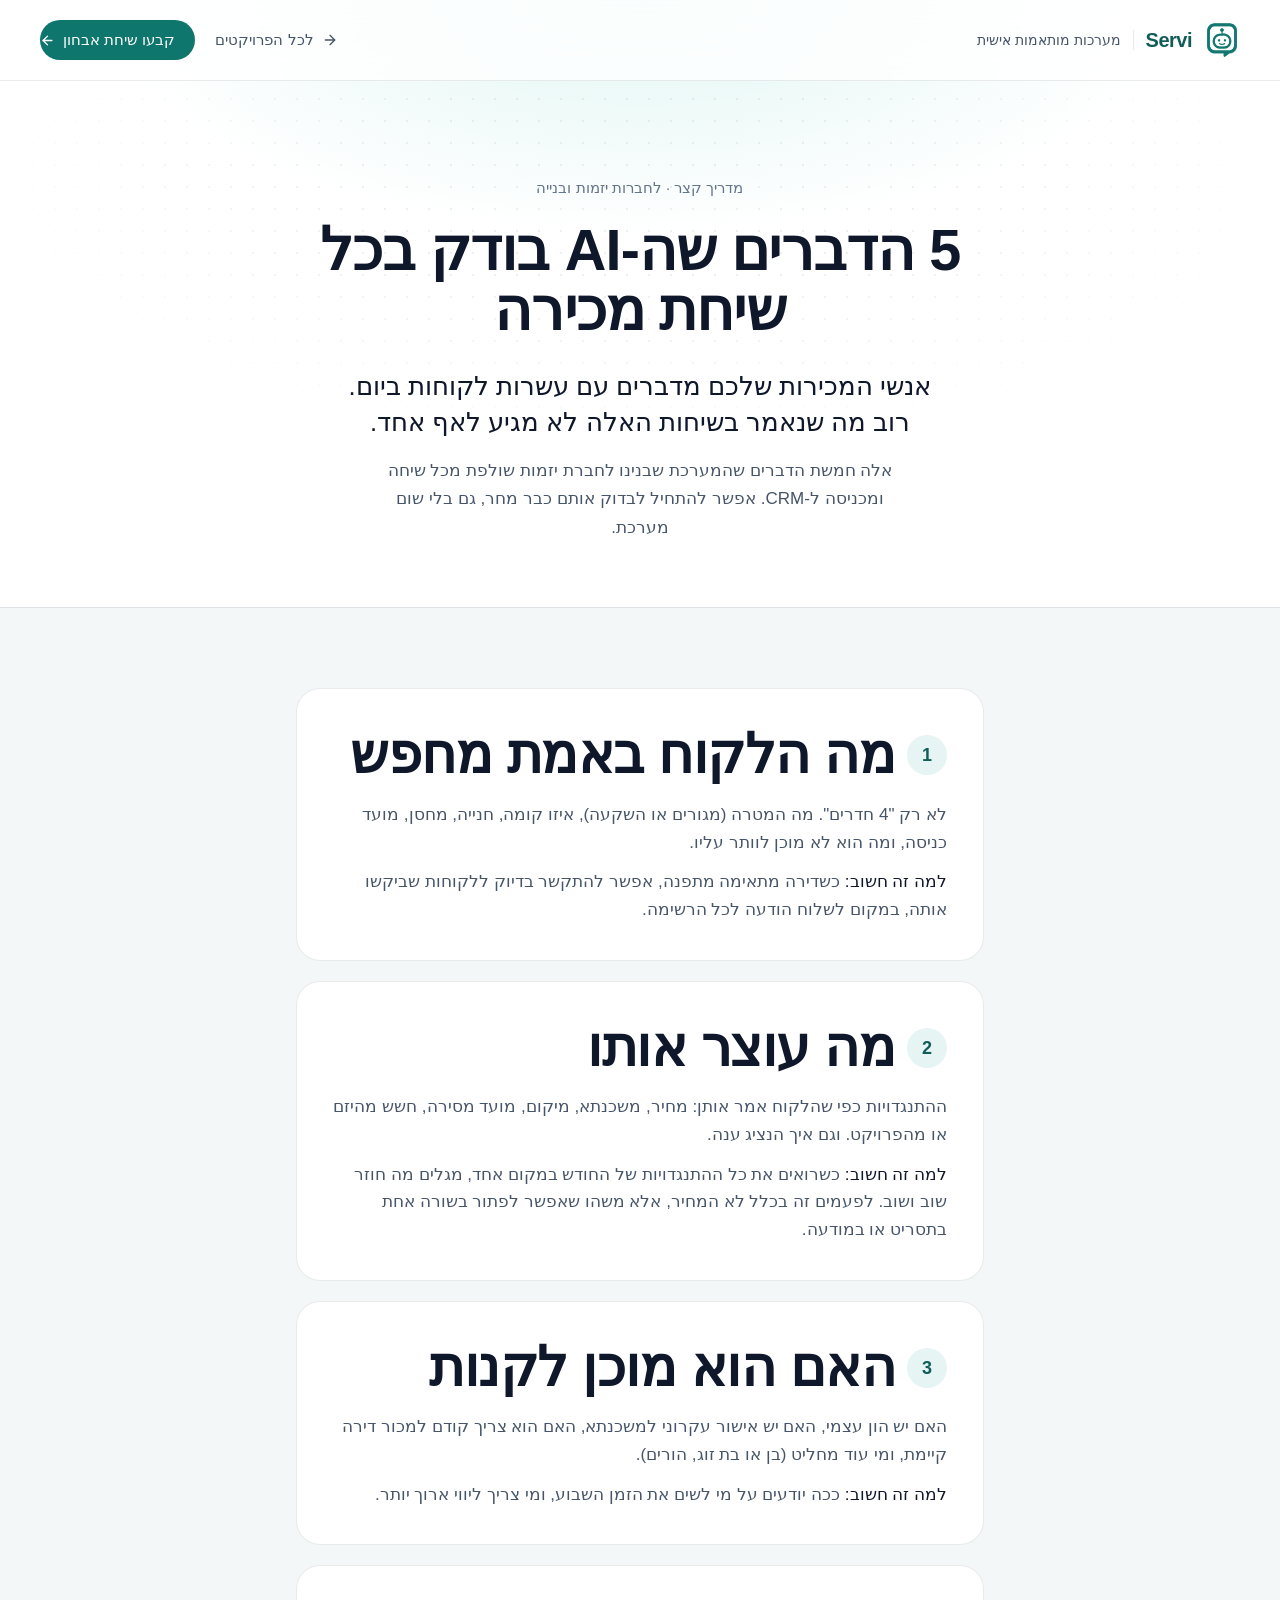
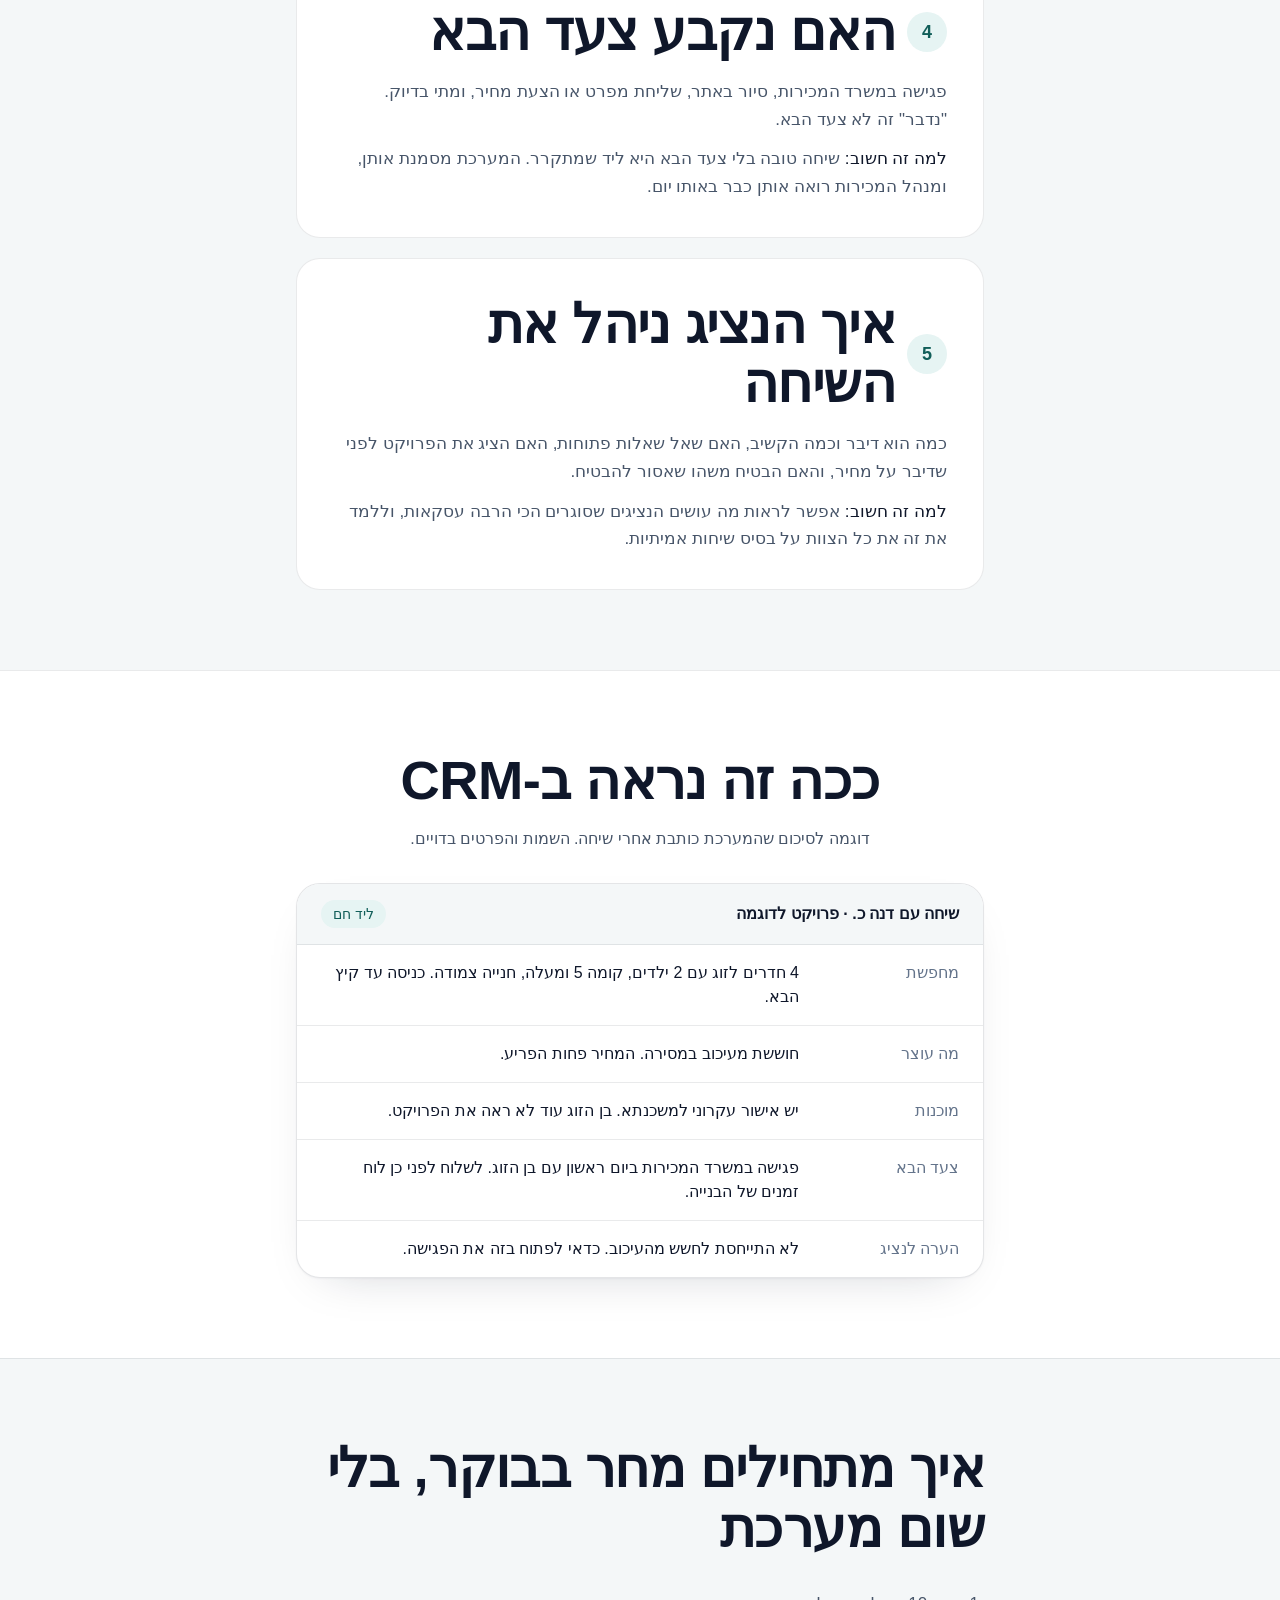
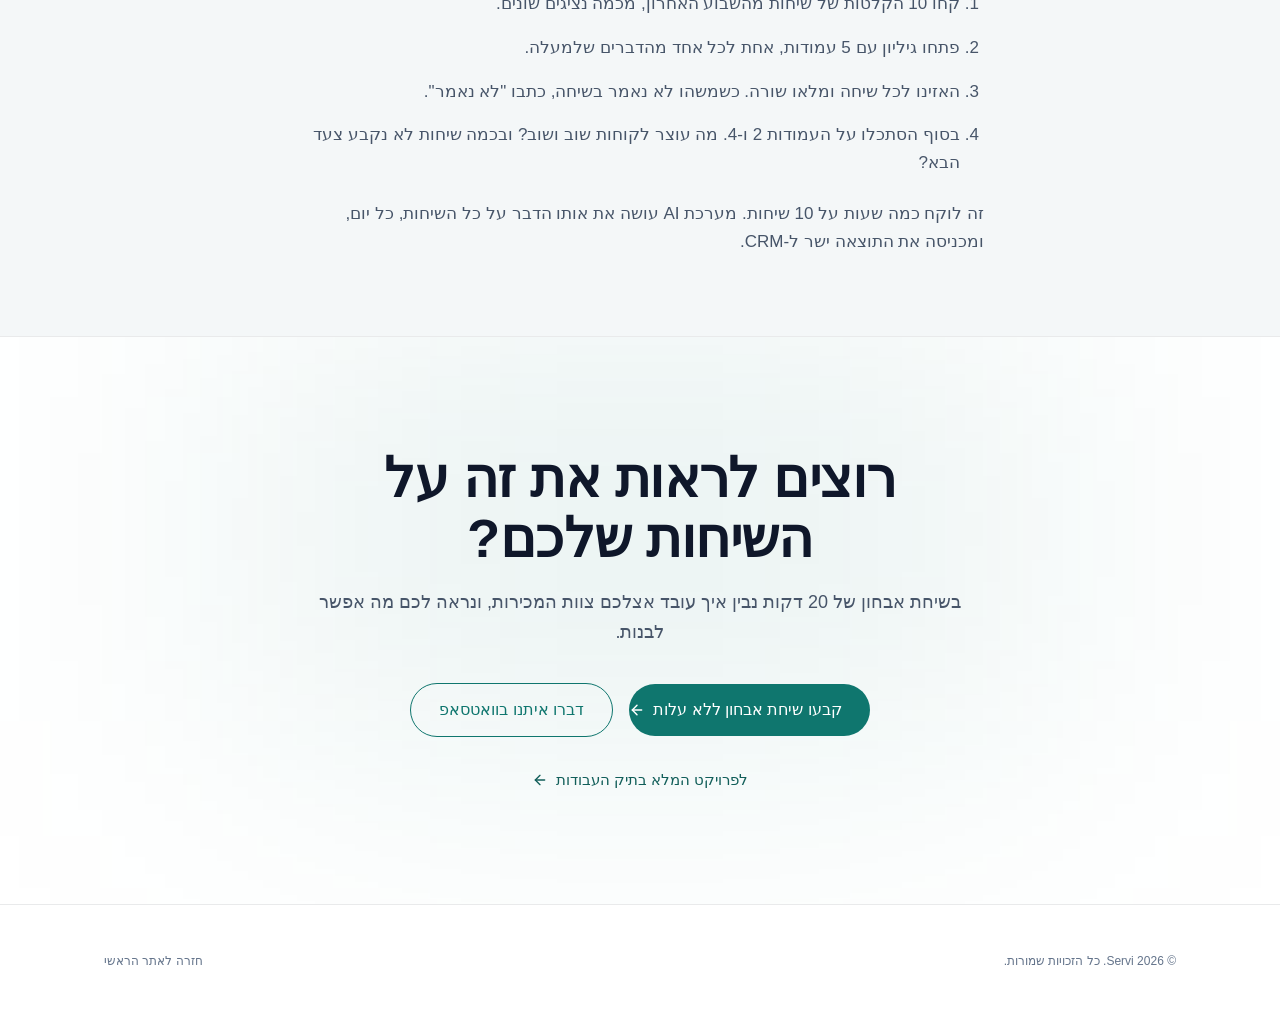
<file: calls/index.html>
<!DOCTYPE html>
<html lang="he" dir="rtl">
<head>
<meta charset="UTF-8">
<meta name="viewport" content="width=device-width, initial-scale=1.0">
<title>5 הדברים שה-AI בודק בכל שיחת מכירה | Servi</title>
<meta name="description" content="מדריך קצר לחברות יזמות ובנייה: חמשת הדברים שמערכת AI שולפת מכל שיחת מכירה ומכניסה ל-CRM, ואיך להתחיל לבדוק אותם כבר מחר.">

<!-- Security hardening: restrict which origins this page may load/connect to.
     Note: 'unsafe-inline' is required for script-src/style-src because this page uses the
     Tailwind Play CDN (which injects compiled styles at runtime) and inline <script> blocks.
     For a stricter CSP, migrate Tailwind to a compiled build and move scripts to external
     files with a nonce — frame-ancestors / X-Frame-Options also require a real HTTP header
     from your hosting server to take effect; this meta tag cannot enforce them. -->
<meta http-equiv="Content-Security-Policy" content="default-src 'self'; script-src 'self' 'unsafe-inline'; style-src 'self' 'unsafe-inline' https://fonts.googleapis.com; font-src 'self' https://fonts.gstatic.com; img-src 'self' data:; media-src 'self'; connect-src 'self' https://api.emailjs.com; object-src 'none'; base-uri 'self'; form-action 'self'; frame-src 'none'; worker-src 'none'; upgrade-insecure-requests;">
<link rel="icon" type="image/png" href="../assets/favicon.png">
<meta name="referrer" content="strict-origin-when-cross-origin">

<link rel="preconnect" href="https://fonts.googleapis.com">
<link rel="preconnect" href="https://fonts.gstatic.com" crossorigin>
<link href="https://fonts.googleapis.com/css2?family=Heebo:wght@300;400;500;600;700;800;900&family=Rubik:wght@300;400;500;600;700&display=swap" rel="stylesheet">
<link rel="stylesheet" href="../assets/mockups.css">

<script src="../assets/vendor/tailwind-3.4.17.js"></script>
<!-- NOTE: pin lucide to an exact tested version (e.g. lucide@1.21.0) once you've verified
     your icon names still resolve under it — some icon names were renamed in Lucide v1
     (e.g. the old "bar-chart-3" became "chart-column"). Using @latest here trades a small
     amount of version-drift risk for guaranteed compatibility with the icon names below. -->
<script src="../assets/vendor/lucide-1.67.0.js"></script>
<script src="../assets/vendor/emailjs-4.4.1.min.js"></script>

<script>
  tailwind.config = {
    theme: {
      extend: {
        colors: {
          ink: '#ffffff',
          panel: '#F4F7F8',
          card: '#ffffff',
          card2: '#FBFDFD',
          night: '#0F172A',
          mint: '#E6F4F3',
          hairline: 'rgba(15,23,42,0.09)',
          hairline2: 'rgba(15,23,42,0.15)',
          primary: '#0F172A',
          secondary: '#475569',
          muted: '#64748B',
          royal: { DEFAULT: '#0F766E', dark: '#115E59', light: '#0D9488' },
        },
        fontFamily: {
          heebo: ['Heebo', 'sans-serif'],
          rubik: ['Rubik', 'sans-serif'],
        },
        boxShadow: {
          glow: '0 0 0 1px rgba(15,118,110,0.10), 0 24px 60px -24px rgba(17,94,89,0.35)',
          'glow-sm': '0 8px 24px -10px rgba(17,94,89,0.45)',
          card: '0 1px 2px rgba(15,23,42,0.04), 0 18px 48px -28px rgba(15,23,42,0.22)',
        },
        keyframes: {
          fadeUp: { '0%': { opacity: 0, transform: 'translateY(24px)' }, '100%': { opacity: 1, transform: 'translateY(0)' } },
          pulseGlow: { '0%,100%': { opacity: 0.4, transform: 'scale(1)' }, '50%': { opacity: 1, transform: 'scale(1.15)' } },
          floatSlow: { '0%,100%': { transform: 'translateY(0)' }, '50%': { transform: 'translateY(-10px)' } },
          dashFlow: { 'to': { 'stroke-dashoffset': -200 } },
        },
        animation: {
          fadeUp: 'fadeUp 0.8s cubic-bezier(.16,1,.3,1) both',
          pulseGlow: 'pulseGlow 2.8s ease-in-out infinite',
          floatSlow: 'floatSlow 6s ease-in-out infinite',
        },
      }
    }
  }
</script>

<style>
  :root { color-scheme: light; }
  html { scroll-behavior: smooth; }
  body { background-color: #ffffff; font-feature-settings: "tnum" 1; }
  ::selection { background: #0F766E; color: #fff; }

  ::-webkit-scrollbar { width: 10px; }
  ::-webkit-scrollbar-track { background: #F4F7F8; }
  ::-webkit-scrollbar-thumb { background: #CBD5E1; border-radius: 8px; border: 2px solid #F4F7F8; }

  .font-display { font-family: 'Heebo', sans-serif; }
  .font-body { font-family: 'Rubik', sans-serif; }

  .text-gradient {
    background: linear-gradient(90deg, #115E59, #0F766E 50%, #14B8A6);
    -webkit-background-clip: text;
    background-clip: text;
    color: transparent;
  }

  /* ---------- buttons ---------- */
  .bg-grad-royal {
    position: relative; isolation: isolate; overflow: hidden;
    background: linear-gradient(135deg, #0D9488 0%, #115E59 100%);
    box-shadow: inset 0 1px 0 rgba(255,255,255,0.18), 0 12px 26px -14px rgba(17,94,89,0.75);
    transition: transform .3s cubic-bezier(.2,.8,.2,1), box-shadow .3s ease !important;
  }
  a.bg-grad-royal::before, button.bg-grad-royal::before {
    content: ''; position: absolute; z-index: -1; left: 0; top: 50%; width: 140%; aspect-ratio: 1; border-radius: 999px;
    background: radial-gradient(circle, #14B8A6 0%, #0D9488 60%);
    transform: translate(-50%, -50%) scale(0); transition: transform .55s cubic-bezier(.2,.8,.2,1);
  }
  a.bg-grad-royal:hover::before, button.bg-grad-royal:hover:not(:disabled)::before { transform: translate(-30%, -50%) scale(1.6); }
  a.bg-grad-royal:hover, button.bg-grad-royal:hover:not(:disabled) {
    transform: translateY(-2px) !important;
    box-shadow: inset 0 1px 0 rgba(255,255,255,0.2), 0 18px 34px -14px rgba(17,94,89,0.8);
  }
  a.bg-grad-royal:active, button.bg-grad-royal:active { transform: translateY(0) scale(.97) !important; }
  a.bg-grad-royal:has(> svg), button.bg-grad-royal:has(> svg) { padding-left: .4rem !important; gap: .8rem !important; }
  a.bg-grad-royal > svg, button.bg-grad-royal > svg {
    width: 2em !important; height: 2em !important; margin-block: -.4em; padding: .45em; flex-shrink: 0;
    border-radius: 999px; background: #fff; color: #115E59; stroke-width: 2.4;
    transition: transform .4s cubic-bezier(.2,.8,.2,1), background .3s ease;
  }
  a.bg-grad-royal:hover > svg, button.bg-grad-royal:hover:not(:disabled) > svg { transform: translateX(-4px) rotate(-8deg); background: #F0FDFA; }
  span.bg-grad-royal { box-shadow: inset 0 1px 0 rgba(255,255,255,0.2), 0 8px 20px -10px rgba(17,94,89,0.6); }

  .btn-ghost { background: rgba(255,255,255,0.7); border: 1.5px solid rgba(17,94,89,0.28); color: #115E59; backdrop-filter: blur(6px);
    transition: transform .3s cubic-bezier(.2,.8,.2,1), border-color .3s ease, background .3s ease, box-shadow .3s ease; }
  .btn-ghost:hover { border-color: #0F766E; background: #E6F4F3; transform: translateY(-2px); box-shadow: 0 12px 26px -16px rgba(17,94,89,0.55); }
  .btn-ghost svg { transition: transform .3s cubic-bezier(.2,.8,.2,1); }
  .btn-ghost:hover svg { transform: translateX(-4px); }

  .cta-hero { animation: ctaPulse 3.2s ease-in-out infinite; }
  @keyframes ctaPulse {
    0%,100% { box-shadow: inset 0 1px 0 rgba(255,255,255,0.18), 0 0 0 0 rgba(15,118,110,0.35), 0 12px 26px -14px rgba(17,94,89,0.75); }
    50% { box-shadow: inset 0 1px 0 rgba(255,255,255,0.18), 0 0 0 12px rgba(15,118,110,0), 0 12px 26px -14px rgba(17,94,89,0.75); }
  }

  /* ---------- motion ---------- */
  .text-gradient { background-size: 200% 100%; animation: gradShift 7s ease-in-out infinite; }
  @keyframes gradShift { 0%,100% { background-position: 0% 50%; } 50% { background-position: 100% 50%; } }
  .blob { position: absolute; border-radius: 999px; filter: blur(70px); pointer-events: none; animation: drift 18s ease-in-out infinite; }
  @keyframes drift { 0%,100% { transform: translate(0,0) scale(1); } 33% { transform: translate(40px,-30px) scale(1.08); } 66% { transform: translate(-30px,25px) scale(.95); } }
  .float-chip { animation: floatSlow 6s ease-in-out infinite; }
  .marquee { -webkit-mask-image: linear-gradient(90deg, transparent, #000 12%, #000 88%, transparent); mask-image: linear-gradient(90deg, transparent, #000 12%, #000 88%, transparent); }
  .marquee-track { display: flex; width: max-content; animation: marquee 36s linear infinite; }
  .marquee:hover .marquee-track { animation-play-state: paused; }
  @keyframes marquee { from { transform: translateX(0); } to { transform: translateX(-50%); } }
  .live-dot { position: relative; }
  .live-dot::after { content: ''; position: absolute; inset: -4px; border-radius: 999px; border: 2px solid #14B8A6; animation: ping 2s cubic-bezier(0,0,.2,1) infinite; }
  @keyframes ping { 0% { transform: scale(.6); opacity: .8; } 100% { transform: scale(1.8); opacity: 0; } }
  #scrollBar { position: fixed; top: 0; right: 0; height: 3px; width: 100%; transform-origin: right; transform: scaleX(0); background: linear-gradient(90deg, #115E59, #14B8A6); z-index: 60; }

  .bg-radial-glow {
    background: radial-gradient(60% 55% at 50% 0%, rgba(20,184,166,0.13) 0%, rgba(255,255,255,0) 70%);
  }
  .bg-dots {
    background-image: radial-gradient(rgba(15,23,42,0.07) 1px, transparent 1px);
    background-size: 22px 22px;
    -webkit-mask-image: radial-gradient(70% 60% at 50% 30%, #000 30%, transparent 75%);
            mask-image: radial-gradient(70% 60% at 50% 30%, #000 30%, transparent 75%);
  }

  .hairline-top { border-top: 1px solid rgba(15,23,42,0.08); }
  .hairline { border: 1px solid rgba(15,23,42,0.09); }
  .hairline2 { border: 1px solid rgba(15,23,42,0.11); box-shadow: 0 1px 2px rgba(15,23,42,0.04), 0 18px 48px -30px rgba(15,23,42,0.25); }

  .eyebrow { display: inline-flex; align-items: center; gap: 8px; font-size: 13px; font-weight: 600; letter-spacing: 0.06em; color: #0F766E; }
  .eyebrow .dot { width: 6px; height: 6px; border-radius: 999px; background: #14B8A6; }

  [data-reveal] { opacity: 0; transform: translateY(28px); transition: opacity .9s cubic-bezier(.16,1,.3,1), transform .9s cubic-bezier(.16,1,.3,1); }
  [data-reveal].is-visible { opacity: 1; transform: translateY(0); }
  [data-reveal-delay="1"] { transition-delay: .08s; }
  [data-reveal-delay="2"] { transition-delay: .16s; }
  [data-reveal-delay="3"] { transition-delay: .24s; }
  [data-reveal-delay="4"] { transition-delay: .32s; }

  .node-dot { animation: pulseGlow 3s ease-in-out infinite; }
  .dash-line { stroke-dasharray: 6 10; animation: dashFlow 6s linear infinite; }

  .faq-toggle[aria-expanded="true"] .faq-icon { transform: rotate(180deg); }
  .faq-toggle[aria-expanded="true"] + .faq-panel { grid-template-rows: 1fr; opacity: 1; }
  .faq-panel { display: grid; grid-template-rows: 0fr; opacity: 0; transition: grid-template-rows .45s cubic-bezier(.16,1,.3,1), opacity .35s ease; }
  .faq-panel > div { overflow: hidden; padding-bottom: 0 !important; transition: padding .45s cubic-bezier(.16,1,.3,1); }
  .faq-toggle[aria-expanded="true"] + .faq-panel > div { padding-bottom: 1.5rem !important; }

  .card-hover { transition: transform .45s cubic-bezier(.16,1,.3,1), border-color .45s ease, box-shadow .45s ease; }
  .card-hover:hover { transform: translateY(-6px); border-color: rgba(15,118,110,0.35); box-shadow: 0 28px 60px -30px rgba(17,94,89,0.35); }

  .nav-link { position: relative; }
  .nav-link::after { content: ''; position: absolute; right: 0; bottom: -6px; width: 0; height: 2px; border-radius: 2px; background: #0F766E; transition: width .35s ease; }
  .nav-link:hover::after { width: 100%; }

  input::placeholder, textarea::placeholder { color: #94A3B8; }
  input, textarea, select { color-scheme: light; }
  input:focus, textarea:focus, select:focus { box-shadow: 0 0 0 4px rgba(15,118,110,0.12); }

  @media (prefers-reduced-motion: reduce) {
    *, *::before, *::after { animation-duration: 0.01ms !important; animation-iteration-count: 1 !important; transition-duration: 0.01ms !important; scroll-behavior: auto !important; }
    [data-reveal] { opacity: 1; transform: none; }
  }

  :focus-visible { outline: 2px solid #0F766E; outline-offset: 3px; border-radius: 4px; }

  /* ---------- v3: calm pill buttons + clean type hierarchy ---------- */
  .bg-grad-royal, a.bg-grad-royal, button.bg-grad-royal {
    background: #0F766E !important; box-shadow: none !important; overflow: visible;
    border-radius: 999px; letter-spacing: 0; font-weight: 500;
    transition: background-color .25s ease, transform .2s ease !important;
  }
  a.bg-grad-royal::before, button.bg-grad-royal::before { display: none !important; }
  a.bg-grad-royal:hover, button.bg-grad-royal:hover:not(:disabled) { background: #115E59 !important; transform: none !important; box-shadow: none !important; }
  a.bg-grad-royal:active, button.bg-grad-royal:active { transform: scale(.97) !important; }
  a.bg-grad-royal:has(> svg), button.bg-grad-royal:has(> svg) { padding-left: inherit !important; gap: .5rem !important; }
  a.bg-grad-royal > svg, button.bg-grad-royal > svg {
    width: 1em !important; height: 1em !important; margin: 0 !important; padding: 0 !important;
    background: none !important; color: inherit !important; stroke-width: 2.2;
  }
  a.bg-grad-royal:hover > svg, button.bg-grad-royal:hover:not(:disabled) > svg { transform: translateX(-3px) !important; background: none !important; }
  .cta-hero { animation: none !important; }
  .btn-ghost { background: transparent !important; backdrop-filter: none; border: 1px solid #0F766E !important; color: #0F766E !important; box-shadow: none !important; }
  .btn-ghost:hover { background: #0F766E !important; color: #fff !important; transform: none !important; box-shadow: none !important; }
  .btn-dark { border-width: 1px; }
  /* white pill for use on dark surfaces */
  a.btn-light { background: #fff !important; color: #0F172A !important; }
  a.btn-light:hover { background: #E6F4F3 !important; }

  /* type: one clear hierarchy */
  h1.font-display { font-weight: 700; letter-spacing: -0.015em; }
  h2.font-display { font-weight: 700; letter-spacing: -0.01em; line-height: 1.1 !important; font-size: clamp(2rem, 4.6vw, 3.4rem) !important; }
  h3.font-display { font-weight: 700; letter-spacing: -0.005em; }
  .text-gradient { background: none !important; -webkit-text-fill-color: currentColor; color: #64748B !important; animation: none !important; }
  .eyebrow { gap: 0; font-size: 15px; font-weight: 500; letter-spacing: 0; color: #64748B; background: none !important; border: 0 !important; padding: 0 !important; }
  .eyebrow .dot { display: none; }
  h1.font-display { font-size: clamp(2.1rem, 6vw, 3.6rem) !important; line-height: 1.05 !important; }
  .btn-lg { font-size: 17px !important; padding: .9rem 2rem !important; }
  .lead-sub { margin-top: 1.75rem; font-size: clamp(1.25rem, 2.2vw, 1.6rem); line-height: 1.4; color: #0F172A; font-weight: 500; max-width: 38rem; margin-inline: auto; }
  .lead-body { margin-top: 1rem; font-size: 1.0625rem; line-height: 1.7; color: #475569; max-width: 34rem; margin-inline: auto; }
</style>
</head>

<body class="bg-ink text-primary font-body antialiased selection:bg-royal">
<div id="scrollBar" aria-hidden="true"></div>

<header class="fixed top-0 inset-x-0 z-50 backdrop-blur-xl bg-white/80 border-b border-hairline">
  <div class="max-w-7xl mx-auto px-6 md:px-10">
    <div class="flex items-center justify-between h-20">
      <a href="../index.html?v=20261103d" class="flex items-center gap-3">
        <img src="../assets/logo-mark.png" alt="" class="w-9 h-9" width="36" height="36">
        <span class="font-display font-extrabold text-xl tracking-tight text-royal-dark">Servi</span>
        <span class="hidden min-[360px]:inline border-r border-hairline pr-3 text-sm text-secondary whitespace-nowrap">מערכות מותאמות אישית</span>
      </a>
      <div class="flex items-center gap-3 sm:gap-5">
        <a href="../index.html?v=20261103d#portfolio" class="hidden sm:inline-flex items-center gap-2 text-[15px] text-secondary hover:text-primary transition-colors"><i data-lucide="arrow-right" class="w-4 h-4"></i>לכל הפרויקטים</a>
        <a href="../index.html?v=20261103d#contact" class="inline-flex items-center gap-2 rounded-full bg-grad-royal text-white text-sm sm:text-[15px] font-medium px-4 sm:px-5 py-2.5 shadow-glow-sm">קבעו שיחת אבחון<i data-lucide="arrow-left" class="w-4 h-4"></i></a>
      </div>
    </div>
  </div>
</header>


<main>
<section class="relative overflow-hidden pt-36 pb-14 md:pt-44 md:pb-16">
  <div class="absolute inset-0 bg-dots pointer-events-none"></div>
  <div class="absolute inset-0 bg-radial-glow pointer-events-none"></div>
  <div class="relative max-w-3xl mx-auto px-6 md:px-10 text-center">
    <span class="eyebrow justify-center rounded-full hairline bg-card/60 px-4 py-1.5"><span class="dot"></span>מדריך קצר · לחברות יזמות ובנייה</span>
    <h1 class="mt-5 font-display text-primary">5 הדברים שה-AI בודק בכל שיחת מכירה</h1>
    <p class="lead-sub">אנשי המכירות שלכם מדברים עם עשרות לקוחות ביום. רוב מה שנאמר בשיחות האלה לא מגיע לאף אחד.</p>
    <p class="lead-body">אלה חמשת הדברים שהמערכת שבנינו לחברת יזמות שולפת מכל שיחה ומכניסה ל-CRM. אפשר להתחיל לבדוק אותם כבר מחר, גם בלי שום מערכת.</p>
  </div>
</section>

<section class="bg-panel py-16 md:py-20 border-t border-hairline">
  <div class="max-w-3xl mx-auto px-5 md:px-10 space-y-5">

    <article class="hairline rounded-3xl bg-card p-6 md:p-9">
      <div class="flex items-center gap-3"><span class="w-10 h-10 shrink-0 rounded-full bg-mint text-royal-dark font-display font-bold text-lg flex items-center justify-center">1</span><h2 class="font-display font-bold text-xl md:text-2xl text-primary">מה הלקוח באמת מחפש</h2></div>
      <p class="mt-4 text-[17px] text-secondary leading-relaxed">לא רק "4 חדרים". מה המטרה (מגורים או השקעה), איזו קומה, חנייה, מחסן, מועד כניסה, ומה הוא לא מוכן לוותר עליו.</p>
      <p class="mt-3 text-[17px] text-secondary leading-relaxed"><b class="text-primary font-medium">למה זה חשוב:</b> כשדירה מתאימה מתפנה, אפשר להתקשר בדיוק ללקוחות שביקשו אותה, במקום לשלוח הודעה לכל הרשימה.</p>
    </article>

    <article class="hairline rounded-3xl bg-card p-6 md:p-9">
      <div class="flex items-center gap-3"><span class="w-10 h-10 shrink-0 rounded-full bg-mint text-royal-dark font-display font-bold text-lg flex items-center justify-center">2</span><h2 class="font-display font-bold text-xl md:text-2xl text-primary">מה עוצר אותו</h2></div>
      <p class="mt-4 text-[17px] text-secondary leading-relaxed">ההתנגדויות כפי שהלקוח אמר אותן: מחיר, משכנתא, מיקום, מועד מסירה, חשש מהיזם או מהפרויקט. וגם איך הנציג ענה.</p>
      <p class="mt-3 text-[17px] text-secondary leading-relaxed"><b class="text-primary font-medium">למה זה חשוב:</b> כשרואים את כל ההתנגדויות של החודש במקום אחד, מגלים מה חוזר שוב ושוב. לפעמים זה בכלל לא המחיר, אלא משהו שאפשר לפתור בשורה אחת בתסריט או במודעה.</p>
    </article>

    <article class="hairline rounded-3xl bg-card p-6 md:p-9">
      <div class="flex items-center gap-3"><span class="w-10 h-10 shrink-0 rounded-full bg-mint text-royal-dark font-display font-bold text-lg flex items-center justify-center">3</span><h2 class="font-display font-bold text-xl md:text-2xl text-primary">האם הוא מוכן לקנות</h2></div>
      <p class="mt-4 text-[17px] text-secondary leading-relaxed">האם יש הון עצמי, האם יש אישור עקרוני למשכנתא, האם הוא צריך קודם למכור דירה קיימת, ומי עוד מחליט (בן או בת זוג, הורים).</p>
      <p class="mt-3 text-[17px] text-secondary leading-relaxed"><b class="text-primary font-medium">למה זה חשוב:</b> ככה יודעים על מי לשים את הזמן השבוע, ומי צריך ליווי ארוך יותר.</p>
    </article>

    <article class="hairline rounded-3xl bg-card p-6 md:p-9">
      <div class="flex items-center gap-3"><span class="w-10 h-10 shrink-0 rounded-full bg-mint text-royal-dark font-display font-bold text-lg flex items-center justify-center">4</span><h2 class="font-display font-bold text-xl md:text-2xl text-primary">האם נקבע צעד הבא</h2></div>
      <p class="mt-4 text-[17px] text-secondary leading-relaxed">פגישה במשרד המכירות, סיור באתר, שליחת מפרט או הצעת מחיר, ומתי בדיוק. "נדבר" זה לא צעד הבא.</p>
      <p class="mt-3 text-[17px] text-secondary leading-relaxed"><b class="text-primary font-medium">למה זה חשוב:</b> שיחה טובה בלי צעד הבא היא ליד שמתקרר. המערכת מסמנת אותן, ומנהל המכירות רואה אותן כבר באותו יום.</p>
    </article>

    <article class="hairline rounded-3xl bg-card p-6 md:p-9">
      <div class="flex items-center gap-3"><span class="w-10 h-10 shrink-0 rounded-full bg-mint text-royal-dark font-display font-bold text-lg flex items-center justify-center">5</span><h2 class="font-display font-bold text-xl md:text-2xl text-primary">איך הנציג ניהל את השיחה</h2></div>
      <p class="mt-4 text-[17px] text-secondary leading-relaxed">כמה הוא דיבר וכמה הקשיב, האם שאל שאלות פתוחות, האם הציג את הפרויקט לפני שדיבר על מחיר, והאם הבטיח משהו שאסור להבטיח.</p>
      <p class="mt-3 text-[17px] text-secondary leading-relaxed"><b class="text-primary font-medium">למה זה חשוב:</b> אפשר לראות מה עושים הנציגים שסוגרים הכי הרבה עסקאות, וללמד את זה את כל הצוות על בסיס שיחות אמיתיות.</p>
    </article>

  </div>
</section>

<section class="bg-ink py-16 md:py-20 border-t border-hairline">
  <div class="max-w-3xl mx-auto px-5 md:px-10">
    <h2 class="font-display text-primary text-center">ככה זה נראה ב-CRM</h2>
    <p class="mt-4 text-center text-secondary">דוגמה לסיכום שהמערכת כותבת אחרי שיחה. השמות והפרטים בדויים.</p>
    <div class="mt-8 hairline2 rounded-3xl bg-card overflow-hidden">
      <div class="flex items-center justify-between gap-3 px-6 py-4 bg-panel border-b border-hairline">
        <b class="font-display text-primary">שיחה עם דנה כ. · פרויקט לדוגמה</b>
        <span class="text-sm text-royal-dark bg-mint rounded-full px-3 py-1">ליד חם</span>
      </div>
      <dl class="divide-y divide-hairline text-[16px]">
        <div class="grid sm:grid-cols-[9rem_1fr] gap-1 sm:gap-4 px-6 py-4"><dt class="text-muted">מחפשת</dt><dd class="text-primary">4 חדרים לזוג עם 2 ילדים, קומה 5 ומעלה, חנייה צמודה. כניסה עד קיץ הבא.</dd></div>
        <div class="grid sm:grid-cols-[9rem_1fr] gap-1 sm:gap-4 px-6 py-4"><dt class="text-muted">מה עוצר</dt><dd class="text-primary">חוששת מעיכוב במסירה. המחיר פחות הפריע.</dd></div>
        <div class="grid sm:grid-cols-[9rem_1fr] gap-1 sm:gap-4 px-6 py-4"><dt class="text-muted">מוכנות</dt><dd class="text-primary">יש אישור עקרוני למשכנתא. בן הזוג עוד לא ראה את הפרויקט.</dd></div>
        <div class="grid sm:grid-cols-[9rem_1fr] gap-1 sm:gap-4 px-6 py-4"><dt class="text-muted">צעד הבא</dt><dd class="text-primary">פגישה במשרד המכירות ביום ראשון עם בן הזוג. לשלוח לפני כן לוח זמנים של הבנייה.</dd></div>
        <div class="grid sm:grid-cols-[9rem_1fr] gap-1 sm:gap-4 px-6 py-4"><dt class="text-muted">הערה לנציג</dt><dd class="text-primary">לא התייחסת לחשש מהעיכוב. כדאי לפתוח בזה את הפגישה.</dd></div>
      </dl>
    </div>
  </div>
</section>

<section class="bg-panel py-16 md:py-20 border-t border-hairline">
  <div class="max-w-3xl mx-auto px-5 md:px-10">
    <h2 class="font-display text-primary">איך מתחילים מחר בבוקר, בלי שום מערכת</h2>
    <ol class="mt-8 space-y-4 text-[17px] text-secondary leading-relaxed list-decimal pr-6">
      <li>קחו 10 הקלטות של שיחות מהשבוע האחרון, מכמה נציגים שונים.</li>
      <li>פתחו גיליון עם 5 עמודות, אחת לכל אחד מהדברים שלמעלה.</li>
      <li>האזינו לכל שיחה ומלאו שורה. כשמשהו לא נאמר בשיחה, כתבו "לא נאמר".</li>
      <li>בסוף הסתכלו על העמודות 2 ו-4. מה עוצר לקוחות שוב ושוב? ובכמה שיחות לא נקבע צעד הבא?</li>
    </ol>
    <p class="mt-6 text-[17px] text-secondary leading-relaxed">זה לוקח כמה שעות על 10 שיחות. מערכת AI עושה את אותו הדבר על כל השיחות, כל יום, ומכניסה את התוצאה ישר ל-CRM.</p>
  </div>
</section>

<section class="relative overflow-hidden bg-ink py-24 md:py-28 border-t border-hairline">
  <div class="absolute top-0 left-1/2 -translate-x-1/2 w-[50rem] h-[24rem] bg-royal/10 blur-[140px] pointer-events-none"></div>
  <div class="relative max-w-3xl mx-auto px-6 md:px-10 text-center">
    <h2 class="font-display text-primary">רוצים לראות את זה על השיחות שלכם?</h2>
    <p class="mt-5 text-lg text-secondary leading-relaxed">בשיחת אבחון של 20 דקות נבין איך עובד אצלכם צוות המכירות, ונראה לכם מה אפשר לבנות.</p>
    <div class="mt-9 flex flex-col sm:flex-row items-center justify-center gap-4">
      <a href="../index.html?v=20261103d#contact" class="inline-flex items-center justify-center gap-2 rounded-full bg-grad-royal text-white font-medium text-base px-7 py-3.5 shadow-glow w-full sm:w-auto">קבעו שיחת אבחון ללא עלות<i data-lucide="arrow-left" class="w-4 h-4"></i></a>
      <a href="https://wa.me/972586555442" target="_blank" rel="noopener noreferrer" class="inline-flex items-center justify-center gap-2 btn-ghost rounded-full text-primary font-medium text-base px-7 py-3.5 w-full sm:w-auto">דברו איתנו בוואטסאפ</a>
    </div>
    <a href="../projects/sales-calls.html?v=20261103d" class="mt-8 inline-flex items-center gap-2 text-[15px] text-royal-dark hover:underline">לפרויקט המלא בתיק העבודות<i data-lucide="arrow-left" class="w-4 h-4"></i></a>
  </div>
</section>
</main>


<footer class="bg-ink border-t border-hairline py-10">
  <div class="max-w-6xl mx-auto px-6 md:px-10 flex flex-col sm:flex-row items-center justify-between gap-4 text-xs text-muted">
    <span>© 2026 Servi. כל הזכויות שמורות.</span>
    <a href="../index.html?v=20261103d" class="inline-block py-2 hover:text-primary transition-colors">חזרה לאתר הראשי</a>
  </div>
</footer>

<script>lucide.createIcons();
  // scroll progress bar
  (function () {
    var bar = document.getElementById('scrollBar');
    if (!bar) return;
    function upd() {
      var h = document.documentElement.scrollHeight - window.innerHeight;
      bar.style.transform = 'scaleX(' + (h > 0 ? Math.min(1, window.scrollY / h) : 0) + ')';
    }
    window.addEventListener('scroll', upd, { passive: true }); upd();
  })();
</script>
</body>
</html>
</file>
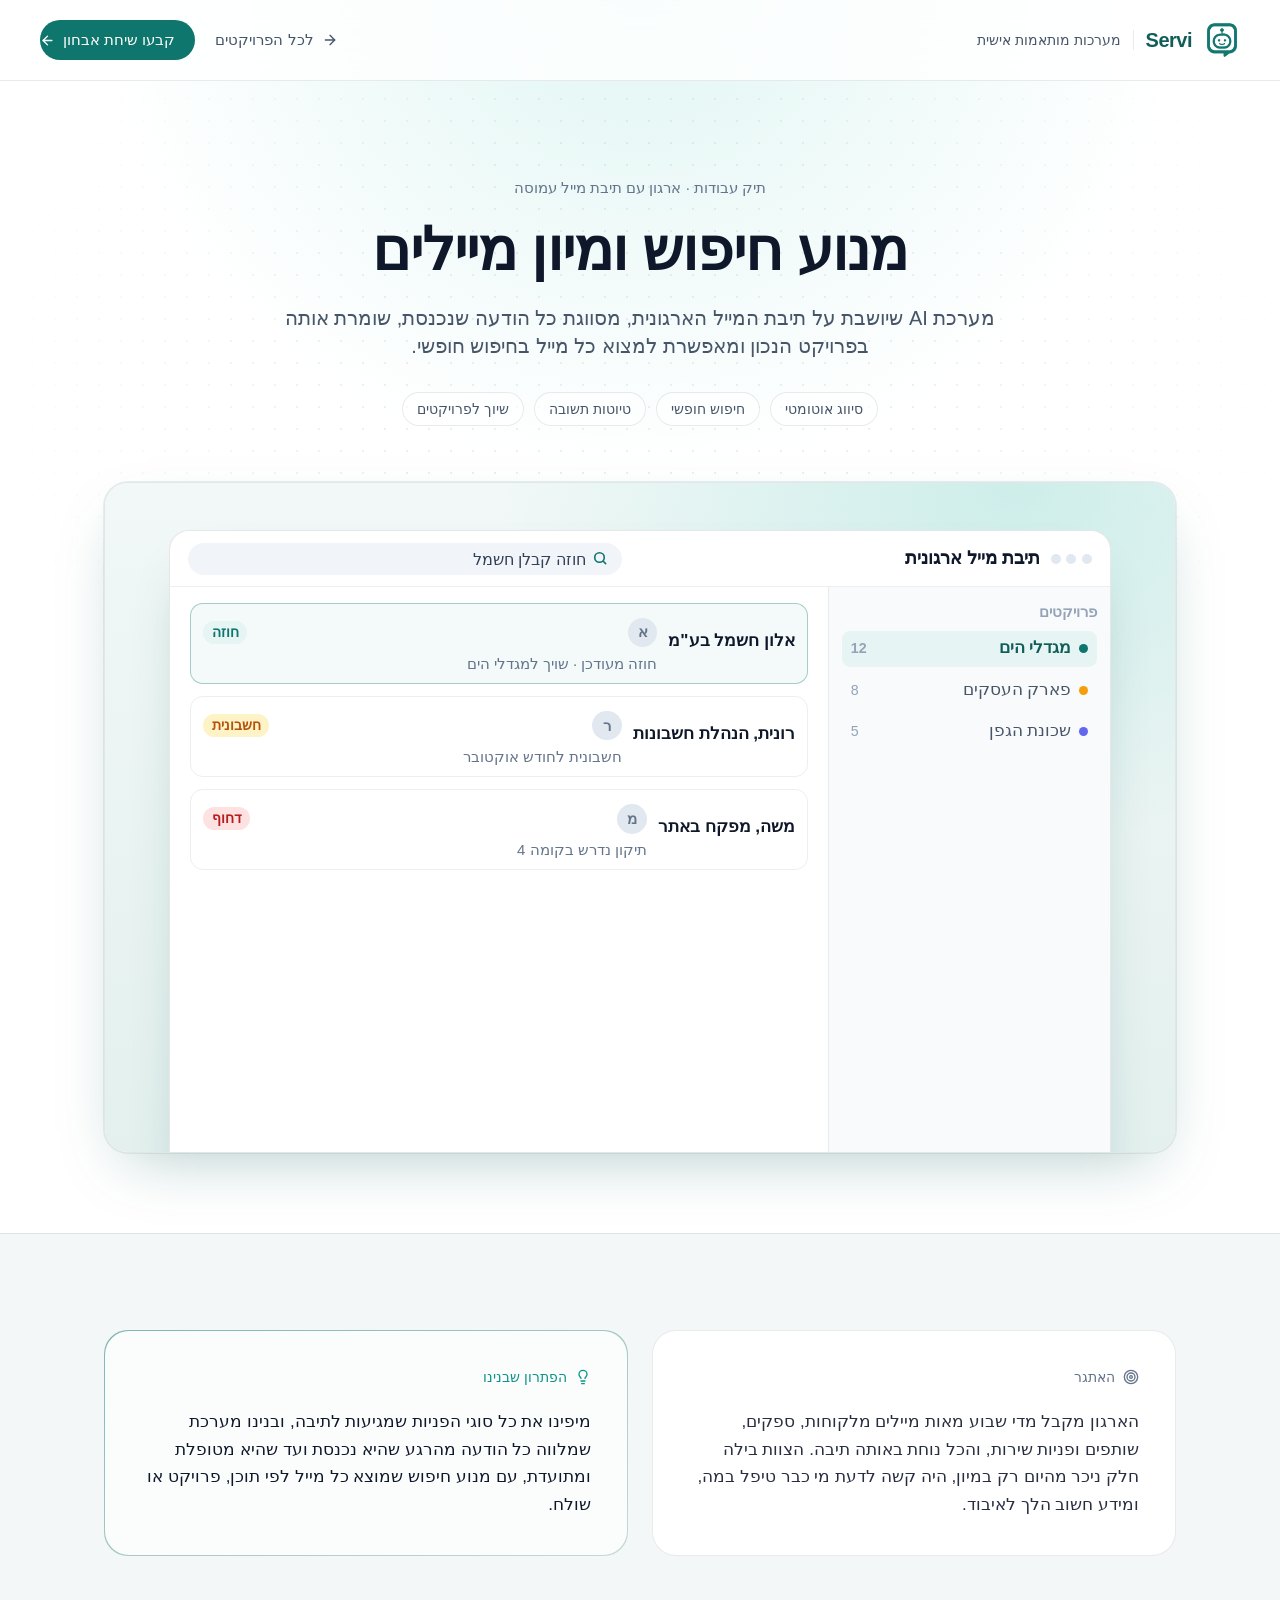
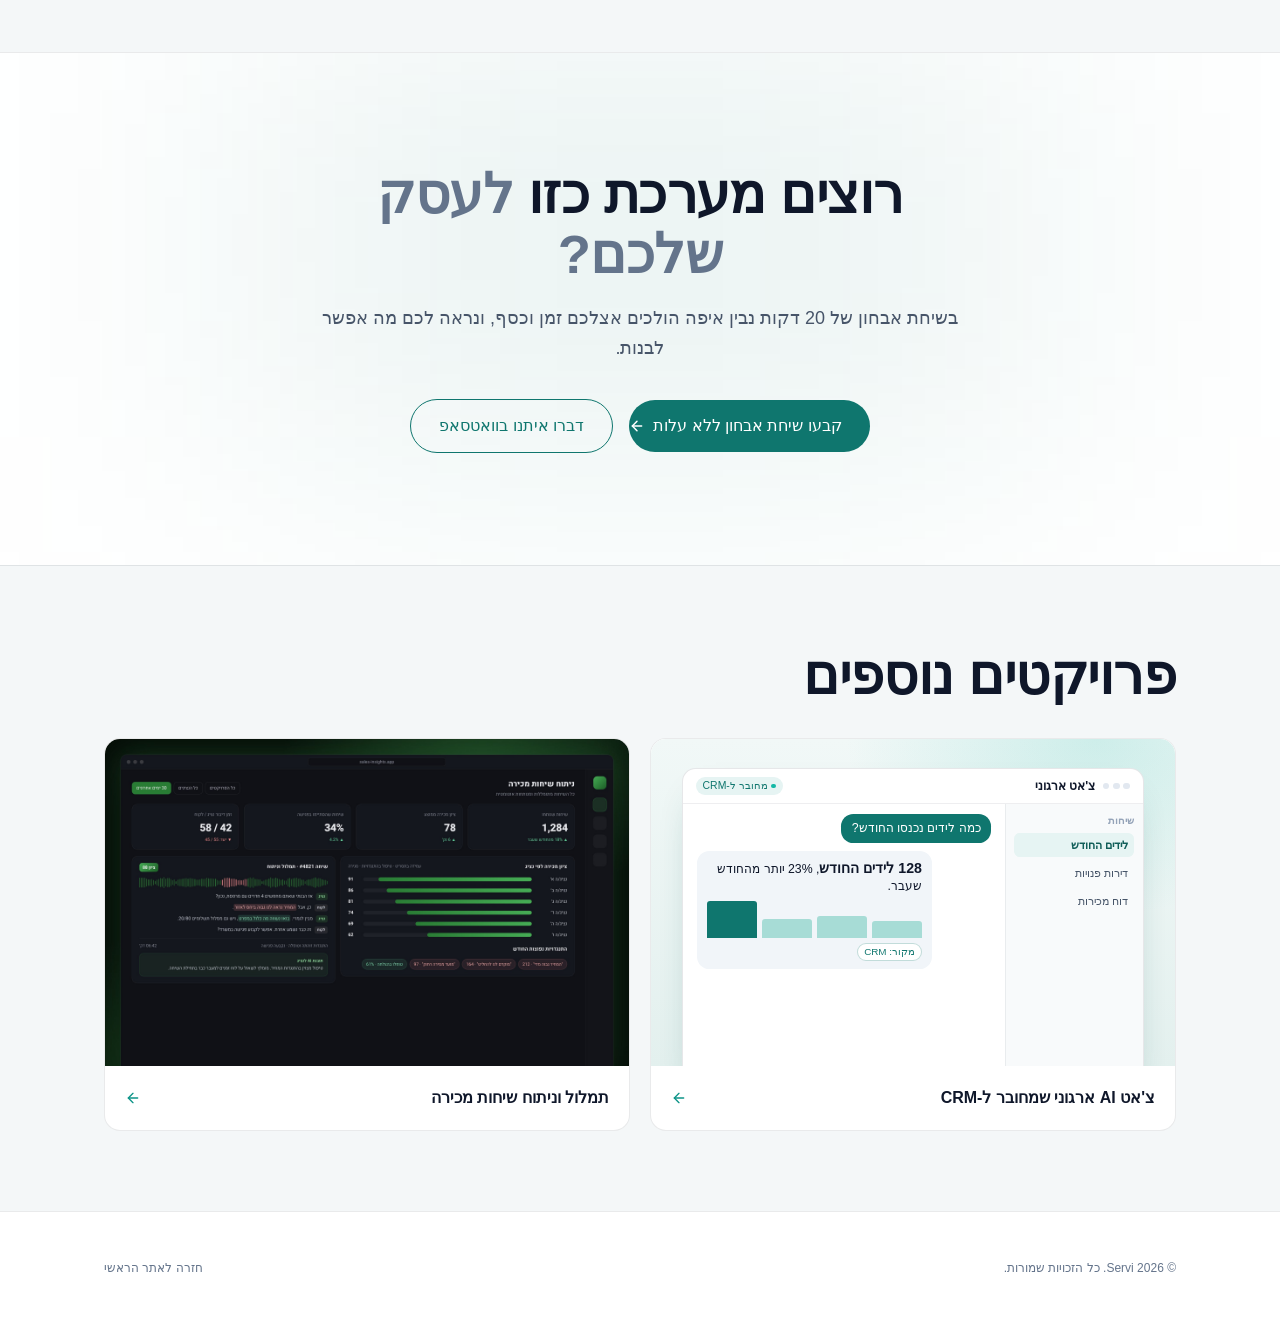
<file: projects/email-search.html>
<!DOCTYPE html>
<html lang="he" dir="rtl">
<head>
<meta charset="UTF-8">
<meta name="viewport" content="width=device-width, initial-scale=1.0">
<title>מנוע חיפוש ומיון מיילים | Servi</title>
<meta name="description" content="מערכת AI שיושבת על תיבת המייל הארגונית, מסווגת כל הודעה שנכנסת, שומרת אותה בפרויקט הנכון ומאפשרת למצוא כל מייל בחיפוש חופשי.">

<!-- Security hardening: restrict which origins this page may load/connect to.
     Note: 'unsafe-inline' is required for script-src/style-src because this page uses the
     Tailwind Play CDN (which injects compiled styles at runtime) and inline <script> blocks.
     For a stricter CSP, migrate Tailwind to a compiled build and move scripts to external
     files with a nonce — frame-ancestors / X-Frame-Options also require a real HTTP header
     from your hosting server to take effect; this meta tag cannot enforce them. -->
<meta http-equiv="Content-Security-Policy" content="default-src 'self'; script-src 'self' 'unsafe-inline'; style-src 'self' 'unsafe-inline' https://fonts.googleapis.com; font-src 'self' https://fonts.gstatic.com; img-src 'self' data:; media-src 'self'; connect-src 'self' https://api.emailjs.com; object-src 'none'; base-uri 'self'; form-action 'self'; frame-src 'none'; worker-src 'none'; upgrade-insecure-requests;">
<link rel="icon" type="image/png" href="../assets/favicon.png">
<meta name="referrer" content="strict-origin-when-cross-origin">

<link rel="preconnect" href="https://fonts.googleapis.com">
<link rel="preconnect" href="https://fonts.gstatic.com" crossorigin>
<link href="https://fonts.googleapis.com/css2?family=Heebo:wght@300;400;500;600;700;800;900&family=Rubik:wght@300;400;500;600;700&display=swap" rel="stylesheet">
<link rel="stylesheet" href="../assets/mockups.css">

<script src="../assets/vendor/tailwind-3.4.17.js"></script>
<!-- NOTE: pin lucide to an exact tested version (e.g. lucide@1.21.0) once you've verified
     your icon names still resolve under it — some icon names were renamed in Lucide v1
     (e.g. the old "bar-chart-3" became "chart-column"). Using @latest here trades a small
     amount of version-drift risk for guaranteed compatibility with the icon names below. -->
<script src="../assets/vendor/lucide-1.67.0.js"></script>
<script src="../assets/vendor/emailjs-4.4.1.min.js"></script>

<script>
  tailwind.config = {
    theme: {
      extend: {
        colors: {
          ink: '#ffffff',
          panel: '#F4F7F8',
          card: '#ffffff',
          card2: '#FBFDFD',
          night: '#0F172A',
          mint: '#E6F4F3',
          hairline: 'rgba(15,23,42,0.09)',
          hairline2: 'rgba(15,23,42,0.15)',
          primary: '#0F172A',
          secondary: '#475569',
          muted: '#64748B',
          royal: { DEFAULT: '#0F766E', dark: '#115E59', light: '#0D9488' },
        },
        fontFamily: {
          heebo: ['Heebo', 'sans-serif'],
          rubik: ['Rubik', 'sans-serif'],
        },
        boxShadow: {
          glow: '0 0 0 1px rgba(15,118,110,0.10), 0 24px 60px -24px rgba(17,94,89,0.35)',
          'glow-sm': '0 8px 24px -10px rgba(17,94,89,0.45)',
          card: '0 1px 2px rgba(15,23,42,0.04), 0 18px 48px -28px rgba(15,23,42,0.22)',
        },
        keyframes: {
          fadeUp: { '0%': { opacity: 0, transform: 'translateY(24px)' }, '100%': { opacity: 1, transform: 'translateY(0)' } },
          pulseGlow: { '0%,100%': { opacity: 0.4, transform: 'scale(1)' }, '50%': { opacity: 1, transform: 'scale(1.15)' } },
          floatSlow: { '0%,100%': { transform: 'translateY(0)' }, '50%': { transform: 'translateY(-10px)' } },
          dashFlow: { 'to': { 'stroke-dashoffset': -200 } },
        },
        animation: {
          fadeUp: 'fadeUp 0.8s cubic-bezier(.16,1,.3,1) both',
          pulseGlow: 'pulseGlow 2.8s ease-in-out infinite',
          floatSlow: 'floatSlow 6s ease-in-out infinite',
        },
      }
    }
  }
</script>

<style>
  :root { color-scheme: light; }
  html { scroll-behavior: smooth; }
  body { background-color: #ffffff; font-feature-settings: "tnum" 1; }
  ::selection { background: #0F766E; color: #fff; }

  ::-webkit-scrollbar { width: 10px; }
  ::-webkit-scrollbar-track { background: #F4F7F8; }
  ::-webkit-scrollbar-thumb { background: #CBD5E1; border-radius: 8px; border: 2px solid #F4F7F8; }

  .font-display { font-family: 'Heebo', sans-serif; }
  .font-body { font-family: 'Rubik', sans-serif; }

  .text-gradient {
    background: linear-gradient(90deg, #115E59, #0F766E 50%, #14B8A6);
    -webkit-background-clip: text;
    background-clip: text;
    color: transparent;
  }

  /* ---------- buttons ---------- */
  .bg-grad-royal {
    position: relative; isolation: isolate; overflow: hidden;
    background: linear-gradient(135deg, #0D9488 0%, #115E59 100%);
    box-shadow: inset 0 1px 0 rgba(255,255,255,0.18), 0 12px 26px -14px rgba(17,94,89,0.75);
    transition: transform .3s cubic-bezier(.2,.8,.2,1), box-shadow .3s ease !important;
  }
  a.bg-grad-royal::before, button.bg-grad-royal::before {
    content: ''; position: absolute; z-index: -1; left: 0; top: 50%; width: 140%; aspect-ratio: 1; border-radius: 999px;
    background: radial-gradient(circle, #14B8A6 0%, #0D9488 60%);
    transform: translate(-50%, -50%) scale(0); transition: transform .55s cubic-bezier(.2,.8,.2,1);
  }
  a.bg-grad-royal:hover::before, button.bg-grad-royal:hover:not(:disabled)::before { transform: translate(-30%, -50%) scale(1.6); }
  a.bg-grad-royal:hover, button.bg-grad-royal:hover:not(:disabled) {
    transform: translateY(-2px) !important;
    box-shadow: inset 0 1px 0 rgba(255,255,255,0.2), 0 18px 34px -14px rgba(17,94,89,0.8);
  }
  a.bg-grad-royal:active, button.bg-grad-royal:active { transform: translateY(0) scale(.97) !important; }
  a.bg-grad-royal:has(> svg), button.bg-grad-royal:has(> svg) { padding-left: .4rem !important; gap: .8rem !important; }
  a.bg-grad-royal > svg, button.bg-grad-royal > svg {
    width: 2em !important; height: 2em !important; margin-block: -.4em; padding: .45em; flex-shrink: 0;
    border-radius: 999px; background: #fff; color: #115E59; stroke-width: 2.4;
    transition: transform .4s cubic-bezier(.2,.8,.2,1), background .3s ease;
  }
  a.bg-grad-royal:hover > svg, button.bg-grad-royal:hover:not(:disabled) > svg { transform: translateX(-4px) rotate(-8deg); background: #F0FDFA; }
  span.bg-grad-royal { box-shadow: inset 0 1px 0 rgba(255,255,255,0.2), 0 8px 20px -10px rgba(17,94,89,0.6); }

  .btn-ghost { background: rgba(255,255,255,0.7); border: 1.5px solid rgba(17,94,89,0.28); color: #115E59; backdrop-filter: blur(6px);
    transition: transform .3s cubic-bezier(.2,.8,.2,1), border-color .3s ease, background .3s ease, box-shadow .3s ease; }
  .btn-ghost:hover { border-color: #0F766E; background: #E6F4F3; transform: translateY(-2px); box-shadow: 0 12px 26px -16px rgba(17,94,89,0.55); }
  .btn-ghost svg { transition: transform .3s cubic-bezier(.2,.8,.2,1); }
  .btn-ghost:hover svg { transform: translateX(-4px); }

  .cta-hero { animation: ctaPulse 3.2s ease-in-out infinite; }
  @keyframes ctaPulse {
    0%,100% { box-shadow: inset 0 1px 0 rgba(255,255,255,0.18), 0 0 0 0 rgba(15,118,110,0.35), 0 12px 26px -14px rgba(17,94,89,0.75); }
    50% { box-shadow: inset 0 1px 0 rgba(255,255,255,0.18), 0 0 0 12px rgba(15,118,110,0), 0 12px 26px -14px rgba(17,94,89,0.75); }
  }

  /* ---------- motion ---------- */
  .text-gradient { background-size: 200% 100%; animation: gradShift 7s ease-in-out infinite; }
  @keyframes gradShift { 0%,100% { background-position: 0% 50%; } 50% { background-position: 100% 50%; } }
  .blob { position: absolute; border-radius: 999px; filter: blur(70px); pointer-events: none; animation: drift 18s ease-in-out infinite; }
  @keyframes drift { 0%,100% { transform: translate(0,0) scale(1); } 33% { transform: translate(40px,-30px) scale(1.08); } 66% { transform: translate(-30px,25px) scale(.95); } }
  .float-chip { animation: floatSlow 6s ease-in-out infinite; }
  .marquee { -webkit-mask-image: linear-gradient(90deg, transparent, #000 12%, #000 88%, transparent); mask-image: linear-gradient(90deg, transparent, #000 12%, #000 88%, transparent); }
  .marquee-track { display: flex; width: max-content; animation: marquee 36s linear infinite; }
  .marquee:hover .marquee-track { animation-play-state: paused; }
  @keyframes marquee { from { transform: translateX(0); } to { transform: translateX(-50%); } }
  .live-dot { position: relative; }
  .live-dot::after { content: ''; position: absolute; inset: -4px; border-radius: 999px; border: 2px solid #14B8A6; animation: ping 2s cubic-bezier(0,0,.2,1) infinite; }
  @keyframes ping { 0% { transform: scale(.6); opacity: .8; } 100% { transform: scale(1.8); opacity: 0; } }
  #scrollBar { position: fixed; top: 0; right: 0; height: 3px; width: 100%; transform-origin: right; transform: scaleX(0); background: linear-gradient(90deg, #115E59, #14B8A6); z-index: 60; }

  .bg-radial-glow {
    background: radial-gradient(60% 55% at 50% 0%, rgba(20,184,166,0.13) 0%, rgba(255,255,255,0) 70%);
  }
  .bg-dots {
    background-image: radial-gradient(rgba(15,23,42,0.07) 1px, transparent 1px);
    background-size: 22px 22px;
    -webkit-mask-image: radial-gradient(70% 60% at 50% 30%, #000 30%, transparent 75%);
            mask-image: radial-gradient(70% 60% at 50% 30%, #000 30%, transparent 75%);
  }

  .hairline-top { border-top: 1px solid rgba(15,23,42,0.08); }
  .hairline { border: 1px solid rgba(15,23,42,0.09); }
  .hairline2 { border: 1px solid rgba(15,23,42,0.11); box-shadow: 0 1px 2px rgba(15,23,42,0.04), 0 18px 48px -30px rgba(15,23,42,0.25); }

  .eyebrow { display: inline-flex; align-items: center; gap: 8px; font-size: 13px; font-weight: 600; letter-spacing: 0.06em; color: #0F766E; }
  .eyebrow .dot { width: 6px; height: 6px; border-radius: 999px; background: #14B8A6; }

  [data-reveal] { opacity: 0; transform: translateY(28px); transition: opacity .9s cubic-bezier(.16,1,.3,1), transform .9s cubic-bezier(.16,1,.3,1); }
  [data-reveal].is-visible { opacity: 1; transform: translateY(0); }
  [data-reveal-delay="1"] { transition-delay: .08s; }
  [data-reveal-delay="2"] { transition-delay: .16s; }
  [data-reveal-delay="3"] { transition-delay: .24s; }
  [data-reveal-delay="4"] { transition-delay: .32s; }

  .node-dot { animation: pulseGlow 3s ease-in-out infinite; }
  .dash-line { stroke-dasharray: 6 10; animation: dashFlow 6s linear infinite; }

  .faq-toggle[aria-expanded="true"] .faq-icon { transform: rotate(180deg); }
  .faq-toggle[aria-expanded="true"] + .faq-panel { grid-template-rows: 1fr; opacity: 1; }
  .faq-panel { display: grid; grid-template-rows: 0fr; opacity: 0; transition: grid-template-rows .45s cubic-bezier(.16,1,.3,1), opacity .35s ease; }
  .faq-panel > div { overflow: hidden; padding-bottom: 0 !important; transition: padding .45s cubic-bezier(.16,1,.3,1); }
  .faq-toggle[aria-expanded="true"] + .faq-panel > div { padding-bottom: 1.5rem !important; }

  .card-hover { transition: transform .45s cubic-bezier(.16,1,.3,1), border-color .45s ease, box-shadow .45s ease; }
  .card-hover:hover { transform: translateY(-6px); border-color: rgba(15,118,110,0.35); box-shadow: 0 28px 60px -30px rgba(17,94,89,0.35); }

  .nav-link { position: relative; }
  .nav-link::after { content: ''; position: absolute; right: 0; bottom: -6px; width: 0; height: 2px; border-radius: 2px; background: #0F766E; transition: width .35s ease; }
  .nav-link:hover::after { width: 100%; }

  input::placeholder, textarea::placeholder { color: #94A3B8; }
  input, textarea, select { color-scheme: light; }
  input:focus, textarea:focus, select:focus { box-shadow: 0 0 0 4px rgba(15,118,110,0.12); }

  @media (prefers-reduced-motion: reduce) {
    *, *::before, *::after { animation-duration: 0.01ms !important; animation-iteration-count: 1 !important; transition-duration: 0.01ms !important; scroll-behavior: auto !important; }
    [data-reveal] { opacity: 1; transform: none; }
  }

  :focus-visible { outline: 2px solid #0F766E; outline-offset: 3px; border-radius: 4px; }

  /* ---------- v3: calm pill buttons + clean type hierarchy ---------- */
  .bg-grad-royal, a.bg-grad-royal, button.bg-grad-royal {
    background: #0F766E !important; box-shadow: none !important; overflow: visible;
    border-radius: 999px; letter-spacing: 0; font-weight: 500;
    transition: background-color .25s ease, transform .2s ease !important;
  }
  a.bg-grad-royal::before, button.bg-grad-royal::before { display: none !important; }
  a.bg-grad-royal:hover, button.bg-grad-royal:hover:not(:disabled) { background: #115E59 !important; transform: none !important; box-shadow: none !important; }
  a.bg-grad-royal:active, button.bg-grad-royal:active { transform: scale(.97) !important; }
  a.bg-grad-royal:has(> svg), button.bg-grad-royal:has(> svg) { padding-left: inherit !important; gap: .5rem !important; }
  a.bg-grad-royal > svg, button.bg-grad-royal > svg {
    width: 1em !important; height: 1em !important; margin: 0 !important; padding: 0 !important;
    background: none !important; color: inherit !important; stroke-width: 2.2;
  }
  a.bg-grad-royal:hover > svg, button.bg-grad-royal:hover:not(:disabled) > svg { transform: translateX(-3px) !important; background: none !important; }
  .cta-hero { animation: none !important; }
  .btn-ghost { background: transparent !important; backdrop-filter: none; border: 1px solid #0F766E !important; color: #0F766E !important; box-shadow: none !important; }
  .btn-ghost:hover { background: #0F766E !important; color: #fff !important; transform: none !important; box-shadow: none !important; }
  .btn-dark { border-width: 1px; }
  /* white pill for use on dark surfaces */
  a.btn-light { background: #fff !important; color: #0F172A !important; }
  a.btn-light:hover { background: #E6F4F3 !important; }

  /* type: one clear hierarchy */
  h1.font-display { font-weight: 700; letter-spacing: -0.015em; }
  h2.font-display { font-weight: 700; letter-spacing: -0.01em; line-height: 1.1 !important; font-size: clamp(2rem, 4.6vw, 3.4rem) !important; }
  h3.font-display { font-weight: 700; letter-spacing: -0.005em; }
  .text-gradient { background: none !important; -webkit-text-fill-color: currentColor; color: #64748B !important; animation: none !important; }
  .eyebrow { gap: 0; font-size: 15px; font-weight: 500; letter-spacing: 0; color: #64748B; background: none !important; border: 0 !important; padding: 0 !important; }
  .eyebrow .dot { display: none; }
  h1.font-display { font-size: clamp(2.1rem, 6vw, 3.6rem) !important; line-height: 1.05 !important; }
  .btn-lg { font-size: 17px !important; padding: .9rem 2rem !important; }
  .lead-sub { margin-top: 1.75rem; font-size: clamp(1.25rem, 2.2vw, 1.6rem); line-height: 1.4; color: #0F172A; font-weight: 500; max-width: 38rem; margin-inline: auto; }
  .lead-body { margin-top: 1rem; font-size: 1.0625rem; line-height: 1.7; color: #475569; max-width: 34rem; margin-inline: auto; }
</style>
</head>

<body class="bg-ink text-primary font-body antialiased selection:bg-royal">
<div id="scrollBar" aria-hidden="true"></div>

<header class="fixed top-0 inset-x-0 z-50 backdrop-blur-xl bg-white/80 border-b border-hairline">
  <div class="max-w-7xl mx-auto px-6 md:px-10">
    <div class="flex items-center justify-between h-20">
      <a href="../index.html?v=20261103d" class="flex items-center gap-3">
        <img src="../assets/logo-mark.png" alt="" class="w-9 h-9" width="36" height="36">
        <span class="font-display font-extrabold text-xl tracking-tight text-royal-dark">Servi</span>
        <span class="hidden min-[360px]:inline border-r border-hairline pr-3 text-sm text-secondary whitespace-nowrap">מערכות מותאמות אישית</span>
      </a>
      <div class="flex items-center gap-3 sm:gap-5">
        <a href="../index.html?v=20261103d#portfolio" class="hidden sm:inline-flex items-center gap-2 text-[15px] text-secondary hover:text-primary transition-colors"><i data-lucide="arrow-right" class="w-4 h-4"></i>לכל הפרויקטים</a>
        <a href="../index.html?v=20261103d#contact" class="inline-flex items-center gap-2 rounded-full bg-grad-royal text-white text-sm sm:text-[15px] font-medium px-4 sm:px-5 py-2.5 shadow-glow-sm">קבעו שיחת אבחון<i data-lucide="arrow-left" class="w-4 h-4"></i></a>
      </div>
    </div>
  </div>
</header>

<main>
<section class="relative overflow-hidden pt-36 pb-16 md:pt-44 md:pb-20">
  <div class="absolute inset-0 bg-dots pointer-events-none"></div>
  <div class="absolute inset-0 bg-radial-glow pointer-events-none"></div>
  <div class="relative max-w-4xl mx-auto px-6 md:px-10 text-center">
    <span class="eyebrow justify-center rounded-full hairline bg-card/60 px-4 py-1.5"><span class="dot"></span>תיק עבודות · ארגון עם תיבת מייל עמוסה</span>
    <h1 class="mt-5 font-display text-[2.4rem] leading-[1.08] sm:text-[4rem] sm:leading-[1.05] text-primary">מנוע חיפוש ומיון מיילים</h1>
    <p class="mt-6 text-lg md:text-xl text-secondary leading-relaxed max-w-3xl mx-auto">מערכת AI שיושבת על תיבת המייל הארגונית, מסווגת כל הודעה שנכנסת, שומרת אותה בפרויקט הנכון ומאפשרת למצוא כל מייל בחיפוש חופשי.</p>
    <div class="mt-8 flex flex-wrap justify-center gap-2.5"><span class="text-sm text-secondary hairline rounded-full px-3.5 py-1.5 bg-card/60">סיווג אוטומטי</span><span class="text-sm text-secondary hairline rounded-full px-3.5 py-1.5 bg-card/60">חיפוש חופשי</span><span class="text-sm text-secondary hairline rounded-full px-3.5 py-1.5 bg-card/60">טיוטות תשובה</span><span class="text-sm text-secondary hairline rounded-full px-3.5 py-1.5 bg-card/60">שיוך לפרויקטים</span></div>
  </div>

  <div class="relative max-w-6xl mx-auto px-4 sm:px-6 md:px-10 mt-14">
    <figure class="relative rounded-3xl overflow-hidden hairline2 shadow-glow bg-card">
      <div class="relative aspect-[16/10] mock-lg">
        <div class="mock" role="img" aria-label="הדמיית מנוע חיפוש במיילים שממיין כל הודעה לפרויקט הנכון">
          <div class="mock-win" aria-hidden="true">
            <div class="mock-bar"><span class="mock-dots"><i></i><i></i><i></i></span>תיבת מייל ארגונית<span class="mock-search"><svg viewBox="0 0 24 24" fill="none" stroke="currentColor" stroke-width="2.4" stroke-linecap="round"><circle cx="11" cy="11" r="7"/><path d="m20 20-3.5-3.5"/></svg>חוזה קבלן חשמל</span></div>
            <div class="mock-body">
              <div class="mock-side">
                <p class="mock-label">פרויקטים</p>
                <span class="mock-item on"><i class="mock-pin" style="background:#0F766E"></i>מגדלי הים<small>12</small></span>
                <span class="mock-item"><i class="mock-pin" style="background:#F59E0B"></i>פארק העסקים<small>8</small></span>
                <span class="mock-item"><i class="mock-pin" style="background:#6366F1"></i>שכונת הגפן<small>5</small></span>
              </div>
              <div class="mock-main">
                <div class="mock-mail on"><span class="mock-ava">א</span><b>אלון חשמל בע"מ</b><span>חוזה מעודכן · שויך למגדלי הים</span><em class="mock-tag" style="background:#E6F4F3;color:#0F766E">חוזה</em></div>
                <div class="mock-mail"><span class="mock-ava">ר</span><b>רונית, הנהלת חשבונות</b><span>חשבונית לחודש אוקטובר</span><em class="mock-tag" style="background:#FEF3C7;color:#B45309">חשבונית</em></div>
                <div class="mock-mail"><span class="mock-ava">מ</span><b>משה, מפקח באתר</b><span>תיקון נדרש בקומה 4</span><em class="mock-tag" style="background:#FEE2E2;color:#B91C1C">דחוף</em></div>
              </div>
            </div>
          </div>
        </div>
      </div>
    </figure>
  </div>
</section>

<section class="bg-panel py-20 md:py-24 border-t border-hairline">
  <div class="max-w-6xl mx-auto px-6 md:px-10 grid md:grid-cols-2 gap-6">
    <div class="hairline rounded-3xl bg-card p-7 md:p-9">
      <span class="inline-flex items-center gap-2 text-sm font-medium text-muted"><i data-lucide="target" class="w-4 h-4"></i>האתגר</span>
      <p class="mt-4 text-[17px] text-primary/90 leading-relaxed">הארגון מקבל מדי שבוע מאות מיילים מלקוחות, ספקים, שותפים ופניות שירות, והכל נוחת באותה תיבה. הצוות בילה חלק ניכר מהיום רק במיון, היה קשה לדעת מי כבר טיפל במה, ומידע חשוב הלך לאיבוד.</p>
    </div>
    <div class="rounded-3xl p-[1px] bg-gradient-to-br from-royal/50 to-royal-dark/20">
      <div class="rounded-3xl bg-card2 p-7 md:p-9 h-full">
        <span class="inline-flex items-center gap-2 text-sm font-medium text-royal-light"><i data-lucide="lightbulb" class="w-4 h-4"></i>הפתרון שבנינו</span>
        <p class="mt-4 text-[17px] text-primary leading-relaxed">מיפינו את כל סוגי הפניות שמגיעות לתיבה, ובנינו מערכת שמלווה כל הודעה מהרגע שהיא נכנסת ועד שהיא מטופלת ומתועדת, עם מנוע חיפוש שמוצא כל מייל לפי תוכן, פרויקט או שולח.</p>
      </div>
    </div>
  </div>
</section>

<section class="relative overflow-hidden bg-ink py-24 md:py-28 border-t border-hairline">
  <div class="absolute top-0 left-1/2 -translate-x-1/2 w-[50rem] h-[24rem] bg-royal/10 blur-[140px] pointer-events-none"></div>
  <div class="relative max-w-3xl mx-auto px-6 md:px-10 text-center">
    <h2 class="font-display font-extrabold text-3xl md:text-[2.6rem] leading-tight text-primary">רוצים מערכת כזו <span class="text-gradient">לעסק שלכם?</span></h2>
    <p class="mt-5 text-lg text-secondary leading-relaxed">בשיחת אבחון של 20 דקות נבין איפה הולכים אצלכם זמן וכסף, ונראה לכם מה אפשר לבנות.</p>
    <div class="mt-9 flex flex-col sm:flex-row items-center justify-center gap-4">
      <a href="../index.html?v=20261103d#contact" class="inline-flex items-center justify-center gap-2 rounded-full bg-grad-royal text-white font-medium text-base px-7 py-3.5 shadow-glow w-full sm:w-auto cta-hero">קבעו שיחת אבחון ללא עלות<i data-lucide="arrow-left" class="w-4 h-4"></i></a>
      <a href="https://wa.me/972586555442" target="_blank" rel="noopener noreferrer" class="inline-flex items-center justify-center gap-2 btn-ghost rounded-full text-primary font-medium text-base px-7 py-3.5 w-full sm:w-auto">דברו איתנו בוואטסאפ</a>
    </div>
  </div>
</section>

<section class="bg-panel py-20 border-t border-hairline">
  <div class="max-w-6xl mx-auto px-6 md:px-10">
    <h2 class="font-display font-bold text-2xl text-primary">פרויקטים נוספים</h2>
    <div class="mt-8 grid sm:grid-cols-2 gap-5">
        <a href="org-chat.html?v=20261103d" class="card-hover group block rounded-2xl overflow-hidden hairline bg-card">
          <div class="relative aspect-[16/10] overflow-hidden bg-ink">
            <div class="mock" role="img" aria-label="הדמיית ממשק צ'אט ארגוני בעברית שעונה על שאלות מתוך מערכת ה-CRM">
              <div class="mock-win" aria-hidden="true">
                <div class="mock-bar"><span class="mock-dots"><i></i><i></i><i></i></span>צ'אט ארגוני<span class="mock-status">מחובר ל-CRM</span></div>
                <div class="mock-body">
                  <div class="mock-side">
                    <p class="mock-label">שיחות</p>
                    <span class="mock-item on">לידים החודש</span>
                    <span class="mock-item">דירות פנויות</span>
                    <span class="mock-item">דוח מכירות</span>
                  </div>
                  <div class="mock-main">
                    <div class="mock-q">כמה לידים נכנסו החודש?</div>
                    <div class="mock-a"><b>128 לידים החודש</b>, 23% יותר מהחודש שעבר.
                      <div class="mock-bars"><span style="height:45%"></span><span style="height:60%"></span><span style="height:52%"></span><span style="height:100%"></span></div>
                      <span class="mock-src">מקור: CRM</span>
                    </div>
                  </div>
                </div>
              </div>
            </div>
          </div>
          <div class="p-5 flex items-center justify-between gap-3">
            <span class="font-display font-bold text-primary">צ&#x27;אט AI ארגוני שמחובר ל-CRM</span>
            <i data-lucide="arrow-left" class="w-4 h-4 text-royal-light shrink-0 transition-transform group-hover:-translate-x-1"></i>
          </div>
        </a>
        <a href="sales-calls.html?v=20261103d" class="card-hover group block rounded-2xl overflow-hidden hairline bg-card">
          <div class="relative aspect-[16/10] overflow-hidden bg-ink"><img src="../assets/project-calls.jpg" alt="" loading="lazy" class="absolute inset-0 w-full h-full object-cover object-top"></div>
          <div class="p-5 flex items-center justify-between gap-3">
            <span class="font-display font-bold text-primary">תמלול וניתוח שיחות מכירה</span>
            <i data-lucide="arrow-left" class="w-4 h-4 text-royal-light shrink-0 transition-transform group-hover:-translate-x-1"></i>
          </div>
        </a>
    </div>
  </div>
</section>
</main>

<footer class="bg-ink border-t border-hairline py-10">
  <div class="max-w-6xl mx-auto px-6 md:px-10 flex flex-col sm:flex-row items-center justify-between gap-4 text-xs text-muted">
    <span>© 2026 Servi. כל הזכויות שמורות.</span>
    <a href="../index.html?v=20261103d" class="inline-block py-2 hover:text-primary transition-colors">חזרה לאתר הראשי</a>
  </div>
</footer>

<script>lucide.createIcons();
  // scroll progress bar
  (function () {
    var bar = document.getElementById('scrollBar');
    if (!bar) return;
    function upd() {
      var h = document.documentElement.scrollHeight - window.innerHeight;
      bar.style.transform = 'scaleX(' + (h > 0 ? Math.min(1, window.scrollY / h) : 0) + ')';
    }
    window.addEventListener('scroll', upd, { passive: true }); upd();
  })();
</script>
</body>
</html>
</file>
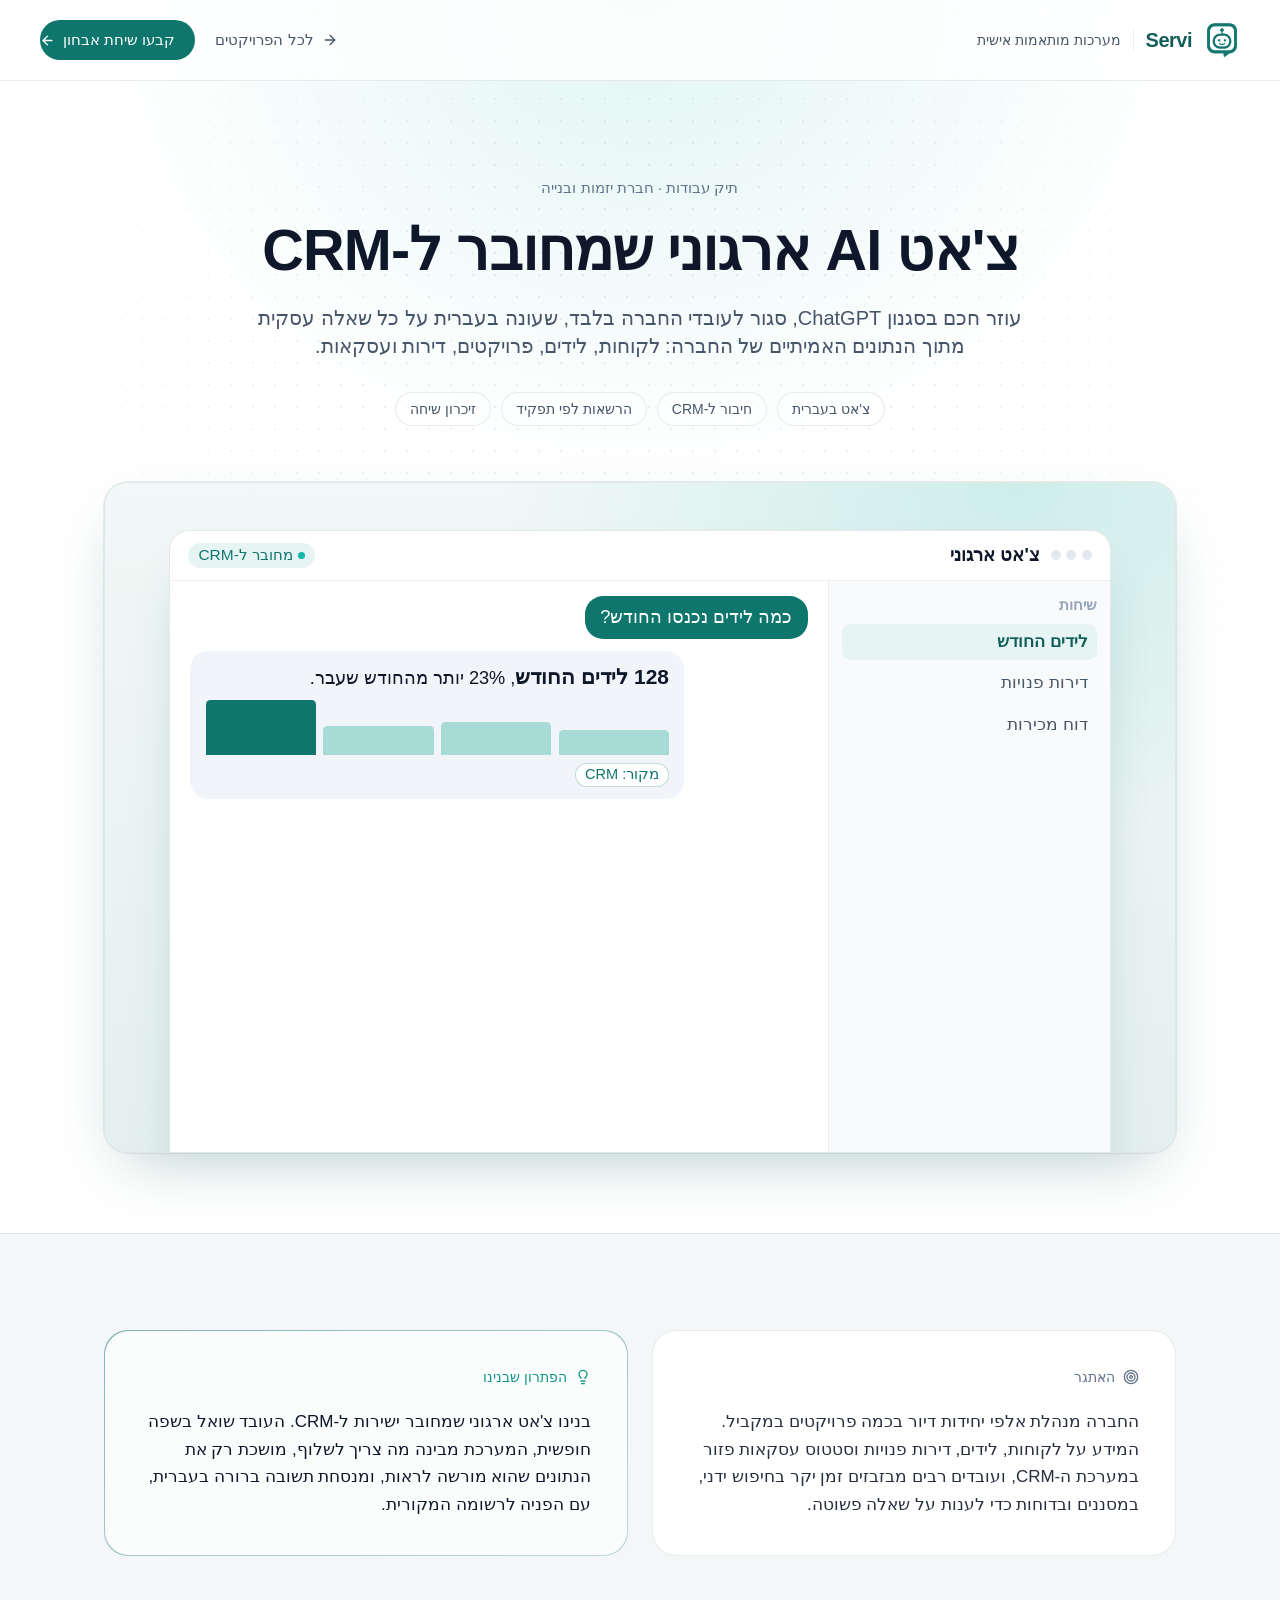
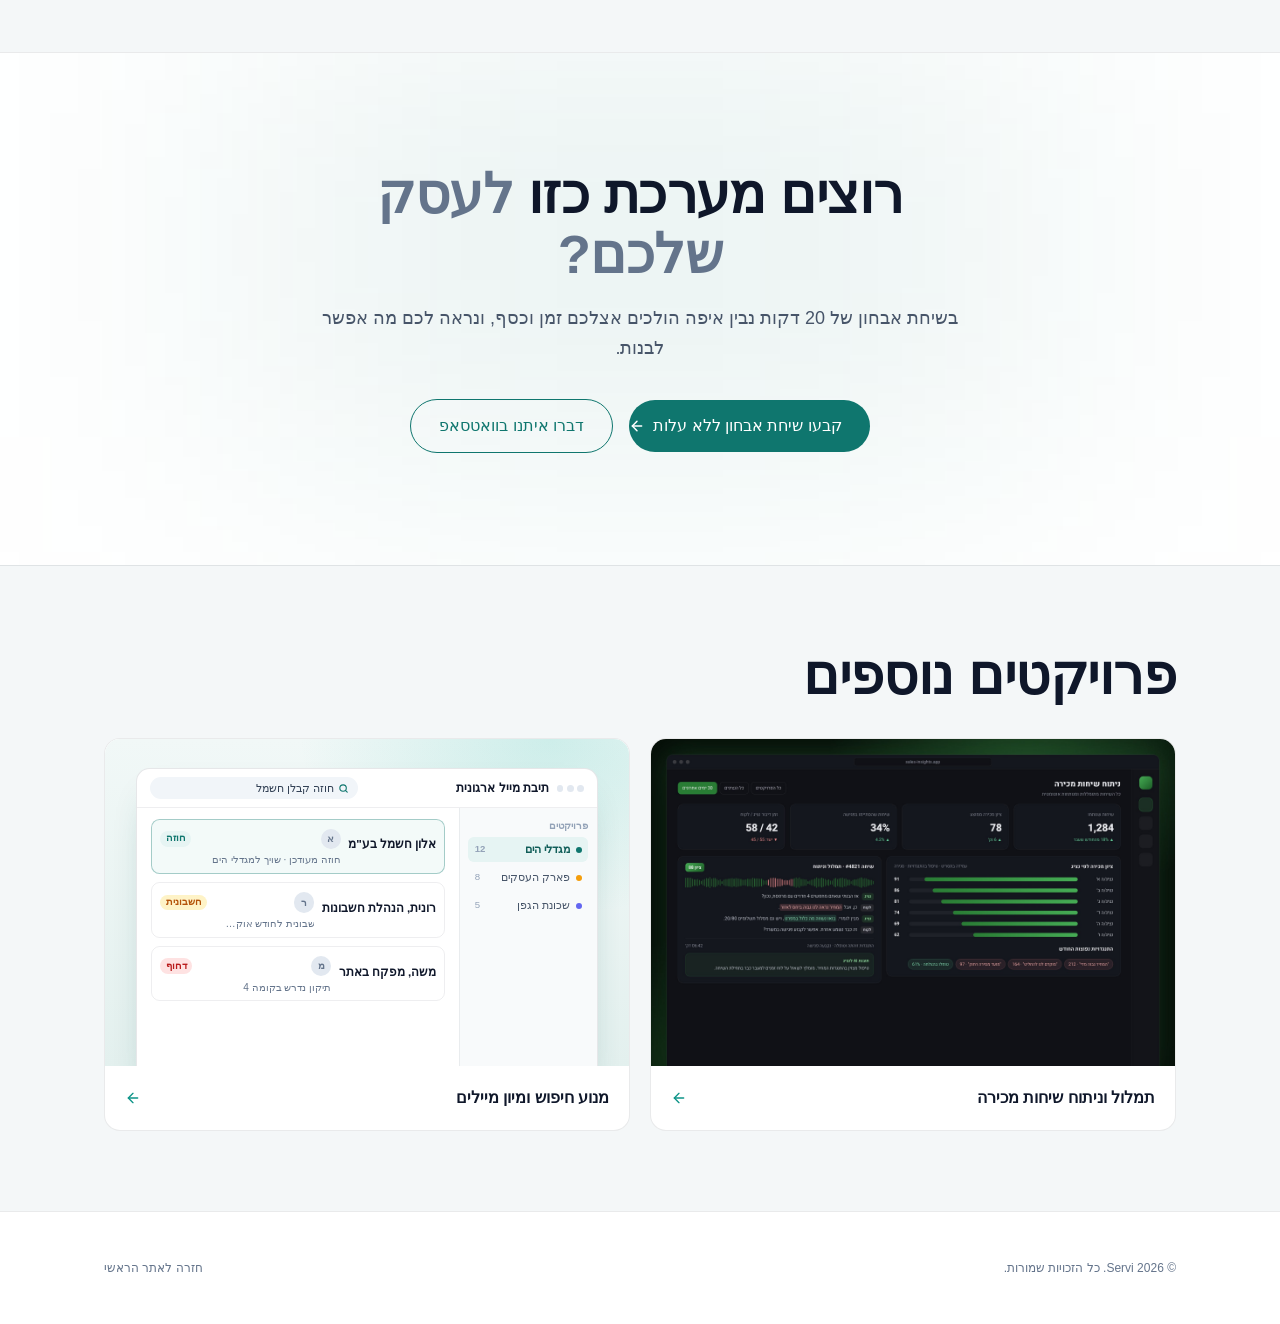
<file: projects/org-chat.html>
<!DOCTYPE html>
<html lang="he" dir="rtl">
<head>
<meta charset="UTF-8">
<meta name="viewport" content="width=device-width, initial-scale=1.0">
<title>צ&#x27;אט AI ארגוני שמחובר ל-CRM | Servi</title>
<meta name="description" content="עוזר חכם בסגנון ChatGPT, סגור לעובדי החברה בלבד, שעונה בעברית על כל שאלה עסקית מתוך הנתונים האמיתיים של החברה: לקוחות, לידים, פרויקטים, דירות ועסקאות.">

<!-- Security hardening: restrict which origins this page may load/connect to.
     Note: 'unsafe-inline' is required for script-src/style-src because this page uses the
     Tailwind Play CDN (which injects compiled styles at runtime) and inline <script> blocks.
     For a stricter CSP, migrate Tailwind to a compiled build and move scripts to external
     files with a nonce — frame-ancestors / X-Frame-Options also require a real HTTP header
     from your hosting server to take effect; this meta tag cannot enforce them. -->
<meta http-equiv="Content-Security-Policy" content="default-src 'self'; script-src 'self' 'unsafe-inline'; style-src 'self' 'unsafe-inline' https://fonts.googleapis.com; font-src 'self' https://fonts.gstatic.com; img-src 'self' data:; media-src 'self'; connect-src 'self' https://api.emailjs.com; object-src 'none'; base-uri 'self'; form-action 'self'; frame-src 'none'; worker-src 'none'; upgrade-insecure-requests;">
<link rel="icon" type="image/png" href="../assets/favicon.png">
<meta name="referrer" content="strict-origin-when-cross-origin">

<link rel="preconnect" href="https://fonts.googleapis.com">
<link rel="preconnect" href="https://fonts.gstatic.com" crossorigin>
<link href="https://fonts.googleapis.com/css2?family=Heebo:wght@300;400;500;600;700;800;900&family=Rubik:wght@300;400;500;600;700&display=swap" rel="stylesheet">
<link rel="stylesheet" href="../assets/mockups.css">

<script src="../assets/vendor/tailwind-3.4.17.js"></script>
<!-- NOTE: pin lucide to an exact tested version (e.g. lucide@1.21.0) once you've verified
     your icon names still resolve under it — some icon names were renamed in Lucide v1
     (e.g. the old "bar-chart-3" became "chart-column"). Using @latest here trades a small
     amount of version-drift risk for guaranteed compatibility with the icon names below. -->
<script src="../assets/vendor/lucide-1.67.0.js"></script>
<script src="../assets/vendor/emailjs-4.4.1.min.js"></script>

<script>
  tailwind.config = {
    theme: {
      extend: {
        colors: {
          ink: '#ffffff',
          panel: '#F4F7F8',
          card: '#ffffff',
          card2: '#FBFDFD',
          night: '#0F172A',
          mint: '#E6F4F3',
          hairline: 'rgba(15,23,42,0.09)',
          hairline2: 'rgba(15,23,42,0.15)',
          primary: '#0F172A',
          secondary: '#475569',
          muted: '#64748B',
          royal: { DEFAULT: '#0F766E', dark: '#115E59', light: '#0D9488' },
        },
        fontFamily: {
          heebo: ['Heebo', 'sans-serif'],
          rubik: ['Rubik', 'sans-serif'],
        },
        boxShadow: {
          glow: '0 0 0 1px rgba(15,118,110,0.10), 0 24px 60px -24px rgba(17,94,89,0.35)',
          'glow-sm': '0 8px 24px -10px rgba(17,94,89,0.45)',
          card: '0 1px 2px rgba(15,23,42,0.04), 0 18px 48px -28px rgba(15,23,42,0.22)',
        },
        keyframes: {
          fadeUp: { '0%': { opacity: 0, transform: 'translateY(24px)' }, '100%': { opacity: 1, transform: 'translateY(0)' } },
          pulseGlow: { '0%,100%': { opacity: 0.4, transform: 'scale(1)' }, '50%': { opacity: 1, transform: 'scale(1.15)' } },
          floatSlow: { '0%,100%': { transform: 'translateY(0)' }, '50%': { transform: 'translateY(-10px)' } },
          dashFlow: { 'to': { 'stroke-dashoffset': -200 } },
        },
        animation: {
          fadeUp: 'fadeUp 0.8s cubic-bezier(.16,1,.3,1) both',
          pulseGlow: 'pulseGlow 2.8s ease-in-out infinite',
          floatSlow: 'floatSlow 6s ease-in-out infinite',
        },
      }
    }
  }
</script>

<style>
  :root { color-scheme: light; }
  html { scroll-behavior: smooth; }
  body { background-color: #ffffff; font-feature-settings: "tnum" 1; }
  ::selection { background: #0F766E; color: #fff; }

  ::-webkit-scrollbar { width: 10px; }
  ::-webkit-scrollbar-track { background: #F4F7F8; }
  ::-webkit-scrollbar-thumb { background: #CBD5E1; border-radius: 8px; border: 2px solid #F4F7F8; }

  .font-display { font-family: 'Heebo', sans-serif; }
  .font-body { font-family: 'Rubik', sans-serif; }

  .text-gradient {
    background: linear-gradient(90deg, #115E59, #0F766E 50%, #14B8A6);
    -webkit-background-clip: text;
    background-clip: text;
    color: transparent;
  }

  /* ---------- buttons ---------- */
  .bg-grad-royal {
    position: relative; isolation: isolate; overflow: hidden;
    background: linear-gradient(135deg, #0D9488 0%, #115E59 100%);
    box-shadow: inset 0 1px 0 rgba(255,255,255,0.18), 0 12px 26px -14px rgba(17,94,89,0.75);
    transition: transform .3s cubic-bezier(.2,.8,.2,1), box-shadow .3s ease !important;
  }
  a.bg-grad-royal::before, button.bg-grad-royal::before {
    content: ''; position: absolute; z-index: -1; left: 0; top: 50%; width: 140%; aspect-ratio: 1; border-radius: 999px;
    background: radial-gradient(circle, #14B8A6 0%, #0D9488 60%);
    transform: translate(-50%, -50%) scale(0); transition: transform .55s cubic-bezier(.2,.8,.2,1);
  }
  a.bg-grad-royal:hover::before, button.bg-grad-royal:hover:not(:disabled)::before { transform: translate(-30%, -50%) scale(1.6); }
  a.bg-grad-royal:hover, button.bg-grad-royal:hover:not(:disabled) {
    transform: translateY(-2px) !important;
    box-shadow: inset 0 1px 0 rgba(255,255,255,0.2), 0 18px 34px -14px rgba(17,94,89,0.8);
  }
  a.bg-grad-royal:active, button.bg-grad-royal:active { transform: translateY(0) scale(.97) !important; }
  a.bg-grad-royal:has(> svg), button.bg-grad-royal:has(> svg) { padding-left: .4rem !important; gap: .8rem !important; }
  a.bg-grad-royal > svg, button.bg-grad-royal > svg {
    width: 2em !important; height: 2em !important; margin-block: -.4em; padding: .45em; flex-shrink: 0;
    border-radius: 999px; background: #fff; color: #115E59; stroke-width: 2.4;
    transition: transform .4s cubic-bezier(.2,.8,.2,1), background .3s ease;
  }
  a.bg-grad-royal:hover > svg, button.bg-grad-royal:hover:not(:disabled) > svg { transform: translateX(-4px) rotate(-8deg); background: #F0FDFA; }
  span.bg-grad-royal { box-shadow: inset 0 1px 0 rgba(255,255,255,0.2), 0 8px 20px -10px rgba(17,94,89,0.6); }

  .btn-ghost { background: rgba(255,255,255,0.7); border: 1.5px solid rgba(17,94,89,0.28); color: #115E59; backdrop-filter: blur(6px);
    transition: transform .3s cubic-bezier(.2,.8,.2,1), border-color .3s ease, background .3s ease, box-shadow .3s ease; }
  .btn-ghost:hover { border-color: #0F766E; background: #E6F4F3; transform: translateY(-2px); box-shadow: 0 12px 26px -16px rgba(17,94,89,0.55); }
  .btn-ghost svg { transition: transform .3s cubic-bezier(.2,.8,.2,1); }
  .btn-ghost:hover svg { transform: translateX(-4px); }

  .cta-hero { animation: ctaPulse 3.2s ease-in-out infinite; }
  @keyframes ctaPulse {
    0%,100% { box-shadow: inset 0 1px 0 rgba(255,255,255,0.18), 0 0 0 0 rgba(15,118,110,0.35), 0 12px 26px -14px rgba(17,94,89,0.75); }
    50% { box-shadow: inset 0 1px 0 rgba(255,255,255,0.18), 0 0 0 12px rgba(15,118,110,0), 0 12px 26px -14px rgba(17,94,89,0.75); }
  }

  /* ---------- motion ---------- */
  .text-gradient { background-size: 200% 100%; animation: gradShift 7s ease-in-out infinite; }
  @keyframes gradShift { 0%,100% { background-position: 0% 50%; } 50% { background-position: 100% 50%; } }
  .blob { position: absolute; border-radius: 999px; filter: blur(70px); pointer-events: none; animation: drift 18s ease-in-out infinite; }
  @keyframes drift { 0%,100% { transform: translate(0,0) scale(1); } 33% { transform: translate(40px,-30px) scale(1.08); } 66% { transform: translate(-30px,25px) scale(.95); } }
  .float-chip { animation: floatSlow 6s ease-in-out infinite; }
  .marquee { -webkit-mask-image: linear-gradient(90deg, transparent, #000 12%, #000 88%, transparent); mask-image: linear-gradient(90deg, transparent, #000 12%, #000 88%, transparent); }
  .marquee-track { display: flex; width: max-content; animation: marquee 36s linear infinite; }
  .marquee:hover .marquee-track { animation-play-state: paused; }
  @keyframes marquee { from { transform: translateX(0); } to { transform: translateX(-50%); } }
  .live-dot { position: relative; }
  .live-dot::after { content: ''; position: absolute; inset: -4px; border-radius: 999px; border: 2px solid #14B8A6; animation: ping 2s cubic-bezier(0,0,.2,1) infinite; }
  @keyframes ping { 0% { transform: scale(.6); opacity: .8; } 100% { transform: scale(1.8); opacity: 0; } }
  #scrollBar { position: fixed; top: 0; right: 0; height: 3px; width: 100%; transform-origin: right; transform: scaleX(0); background: linear-gradient(90deg, #115E59, #14B8A6); z-index: 60; }

  .bg-radial-glow {
    background: radial-gradient(60% 55% at 50% 0%, rgba(20,184,166,0.13) 0%, rgba(255,255,255,0) 70%);
  }
  .bg-dots {
    background-image: radial-gradient(rgba(15,23,42,0.07) 1px, transparent 1px);
    background-size: 22px 22px;
    -webkit-mask-image: radial-gradient(70% 60% at 50% 30%, #000 30%, transparent 75%);
            mask-image: radial-gradient(70% 60% at 50% 30%, #000 30%, transparent 75%);
  }

  .hairline-top { border-top: 1px solid rgba(15,23,42,0.08); }
  .hairline { border: 1px solid rgba(15,23,42,0.09); }
  .hairline2 { border: 1px solid rgba(15,23,42,0.11); box-shadow: 0 1px 2px rgba(15,23,42,0.04), 0 18px 48px -30px rgba(15,23,42,0.25); }

  .eyebrow { display: inline-flex; align-items: center; gap: 8px; font-size: 13px; font-weight: 600; letter-spacing: 0.06em; color: #0F766E; }
  .eyebrow .dot { width: 6px; height: 6px; border-radius: 999px; background: #14B8A6; }

  [data-reveal] { opacity: 0; transform: translateY(28px); transition: opacity .9s cubic-bezier(.16,1,.3,1), transform .9s cubic-bezier(.16,1,.3,1); }
  [data-reveal].is-visible { opacity: 1; transform: translateY(0); }
  [data-reveal-delay="1"] { transition-delay: .08s; }
  [data-reveal-delay="2"] { transition-delay: .16s; }
  [data-reveal-delay="3"] { transition-delay: .24s; }
  [data-reveal-delay="4"] { transition-delay: .32s; }

  .node-dot { animation: pulseGlow 3s ease-in-out infinite; }
  .dash-line { stroke-dasharray: 6 10; animation: dashFlow 6s linear infinite; }

  .faq-toggle[aria-expanded="true"] .faq-icon { transform: rotate(180deg); }
  .faq-toggle[aria-expanded="true"] + .faq-panel { grid-template-rows: 1fr; opacity: 1; }
  .faq-panel { display: grid; grid-template-rows: 0fr; opacity: 0; transition: grid-template-rows .45s cubic-bezier(.16,1,.3,1), opacity .35s ease; }
  .faq-panel > div { overflow: hidden; padding-bottom: 0 !important; transition: padding .45s cubic-bezier(.16,1,.3,1); }
  .faq-toggle[aria-expanded="true"] + .faq-panel > div { padding-bottom: 1.5rem !important; }

  .card-hover { transition: transform .45s cubic-bezier(.16,1,.3,1), border-color .45s ease, box-shadow .45s ease; }
  .card-hover:hover { transform: translateY(-6px); border-color: rgba(15,118,110,0.35); box-shadow: 0 28px 60px -30px rgba(17,94,89,0.35); }

  .nav-link { position: relative; }
  .nav-link::after { content: ''; position: absolute; right: 0; bottom: -6px; width: 0; height: 2px; border-radius: 2px; background: #0F766E; transition: width .35s ease; }
  .nav-link:hover::after { width: 100%; }

  input::placeholder, textarea::placeholder { color: #94A3B8; }
  input, textarea, select { color-scheme: light; }
  input:focus, textarea:focus, select:focus { box-shadow: 0 0 0 4px rgba(15,118,110,0.12); }

  @media (prefers-reduced-motion: reduce) {
    *, *::before, *::after { animation-duration: 0.01ms !important; animation-iteration-count: 1 !important; transition-duration: 0.01ms !important; scroll-behavior: auto !important; }
    [data-reveal] { opacity: 1; transform: none; }
  }

  :focus-visible { outline: 2px solid #0F766E; outline-offset: 3px; border-radius: 4px; }

  /* ---------- v3: calm pill buttons + clean type hierarchy ---------- */
  .bg-grad-royal, a.bg-grad-royal, button.bg-grad-royal {
    background: #0F766E !important; box-shadow: none !important; overflow: visible;
    border-radius: 999px; letter-spacing: 0; font-weight: 500;
    transition: background-color .25s ease, transform .2s ease !important;
  }
  a.bg-grad-royal::before, button.bg-grad-royal::before { display: none !important; }
  a.bg-grad-royal:hover, button.bg-grad-royal:hover:not(:disabled) { background: #115E59 !important; transform: none !important; box-shadow: none !important; }
  a.bg-grad-royal:active, button.bg-grad-royal:active { transform: scale(.97) !important; }
  a.bg-grad-royal:has(> svg), button.bg-grad-royal:has(> svg) { padding-left: inherit !important; gap: .5rem !important; }
  a.bg-grad-royal > svg, button.bg-grad-royal > svg {
    width: 1em !important; height: 1em !important; margin: 0 !important; padding: 0 !important;
    background: none !important; color: inherit !important; stroke-width: 2.2;
  }
  a.bg-grad-royal:hover > svg, button.bg-grad-royal:hover:not(:disabled) > svg { transform: translateX(-3px) !important; background: none !important; }
  .cta-hero { animation: none !important; }
  .btn-ghost { background: transparent !important; backdrop-filter: none; border: 1px solid #0F766E !important; color: #0F766E !important; box-shadow: none !important; }
  .btn-ghost:hover { background: #0F766E !important; color: #fff !important; transform: none !important; box-shadow: none !important; }
  .btn-dark { border-width: 1px; }
  /* white pill for use on dark surfaces */
  a.btn-light { background: #fff !important; color: #0F172A !important; }
  a.btn-light:hover { background: #E6F4F3 !important; }

  /* type: one clear hierarchy */
  h1.font-display { font-weight: 700; letter-spacing: -0.015em; }
  h2.font-display { font-weight: 700; letter-spacing: -0.01em; line-height: 1.1 !important; font-size: clamp(2rem, 4.6vw, 3.4rem) !important; }
  h3.font-display { font-weight: 700; letter-spacing: -0.005em; }
  .text-gradient { background: none !important; -webkit-text-fill-color: currentColor; color: #64748B !important; animation: none !important; }
  .eyebrow { gap: 0; font-size: 15px; font-weight: 500; letter-spacing: 0; color: #64748B; background: none !important; border: 0 !important; padding: 0 !important; }
  .eyebrow .dot { display: none; }
  h1.font-display { font-size: clamp(2.1rem, 6vw, 3.6rem) !important; line-height: 1.05 !important; }
  .btn-lg { font-size: 17px !important; padding: .9rem 2rem !important; }
  .lead-sub { margin-top: 1.75rem; font-size: clamp(1.25rem, 2.2vw, 1.6rem); line-height: 1.4; color: #0F172A; font-weight: 500; max-width: 38rem; margin-inline: auto; }
  .lead-body { margin-top: 1rem; font-size: 1.0625rem; line-height: 1.7; color: #475569; max-width: 34rem; margin-inline: auto; }
</style>
</head>

<body class="bg-ink text-primary font-body antialiased selection:bg-royal">
<div id="scrollBar" aria-hidden="true"></div>

<header class="fixed top-0 inset-x-0 z-50 backdrop-blur-xl bg-white/80 border-b border-hairline">
  <div class="max-w-7xl mx-auto px-6 md:px-10">
    <div class="flex items-center justify-between h-20">
      <a href="../index.html?v=20261103d" class="flex items-center gap-3">
        <img src="../assets/logo-mark.png" alt="" class="w-9 h-9" width="36" height="36">
        <span class="font-display font-extrabold text-xl tracking-tight text-royal-dark">Servi</span>
        <span class="hidden min-[360px]:inline border-r border-hairline pr-3 text-sm text-secondary whitespace-nowrap">מערכות מותאמות אישית</span>
      </a>
      <div class="flex items-center gap-3 sm:gap-5">
        <a href="../index.html?v=20261103d#portfolio" class="hidden sm:inline-flex items-center gap-2 text-[15px] text-secondary hover:text-primary transition-colors"><i data-lucide="arrow-right" class="w-4 h-4"></i>לכל הפרויקטים</a>
        <a href="../index.html?v=20261103d#contact" class="inline-flex items-center gap-2 rounded-full bg-grad-royal text-white text-sm sm:text-[15px] font-medium px-4 sm:px-5 py-2.5 shadow-glow-sm">קבעו שיחת אבחון<i data-lucide="arrow-left" class="w-4 h-4"></i></a>
      </div>
    </div>
  </div>
</header>

<main>
<section class="relative overflow-hidden pt-36 pb-16 md:pt-44 md:pb-20">
  <div class="absolute inset-0 bg-dots pointer-events-none"></div>
  <div class="absolute inset-0 bg-radial-glow pointer-events-none"></div>
  <div class="relative max-w-4xl mx-auto px-6 md:px-10 text-center">
    <span class="eyebrow justify-center rounded-full hairline bg-card/60 px-4 py-1.5"><span class="dot"></span>תיק עבודות · חברת יזמות ובנייה</span>
    <h1 class="mt-5 font-display text-[2.4rem] leading-[1.08] sm:text-[4rem] sm:leading-[1.05] text-primary">צ&#x27;אט AI ארגוני שמחובר ל-CRM</h1>
    <p class="mt-6 text-lg md:text-xl text-secondary leading-relaxed max-w-3xl mx-auto">עוזר חכם בסגנון ChatGPT, סגור לעובדי החברה בלבד, שעונה בעברית על כל שאלה עסקית מתוך הנתונים האמיתיים של החברה: לקוחות, לידים, פרויקטים, דירות ועסקאות.</p>
    <div class="mt-8 flex flex-wrap justify-center gap-2.5"><span class="text-sm text-secondary hairline rounded-full px-3.5 py-1.5 bg-card/60">צ&#x27;אט בעברית</span><span class="text-sm text-secondary hairline rounded-full px-3.5 py-1.5 bg-card/60">חיבור ל-CRM</span><span class="text-sm text-secondary hairline rounded-full px-3.5 py-1.5 bg-card/60">הרשאות לפי תפקיד</span><span class="text-sm text-secondary hairline rounded-full px-3.5 py-1.5 bg-card/60">זיכרון שיחה</span></div>
  </div>

  <div class="relative max-w-6xl mx-auto px-4 sm:px-6 md:px-10 mt-14">
    <figure class="relative rounded-3xl overflow-hidden hairline2 shadow-glow bg-card">
      <div class="relative aspect-[16/10] mock-lg">
        <div class="mock" role="img" aria-label="הדמיית ממשק צ'אט ארגוני בעברית שעונה על שאלות מתוך מערכת ה-CRM">
          <div class="mock-win" aria-hidden="true">
            <div class="mock-bar"><span class="mock-dots"><i></i><i></i><i></i></span>צ'אט ארגוני<span class="mock-status">מחובר ל-CRM</span></div>
            <div class="mock-body">
              <div class="mock-side">
                <p class="mock-label">שיחות</p>
                <span class="mock-item on">לידים החודש</span>
                <span class="mock-item">דירות פנויות</span>
                <span class="mock-item">דוח מכירות</span>
              </div>
              <div class="mock-main">
                <div class="mock-q">כמה לידים נכנסו החודש?</div>
                <div class="mock-a"><b>128 לידים החודש</b>, 23% יותר מהחודש שעבר.
                  <div class="mock-bars"><span style="height:45%"></span><span style="height:60%"></span><span style="height:52%"></span><span style="height:100%"></span></div>
                  <span class="mock-src">מקור: CRM</span>
                </div>
              </div>
            </div>
          </div>
        </div>
      </div>
    </figure>
  </div>
</section>

<section class="bg-panel py-20 md:py-24 border-t border-hairline">
  <div class="max-w-6xl mx-auto px-6 md:px-10 grid md:grid-cols-2 gap-6">
    <div class="hairline rounded-3xl bg-card p-7 md:p-9">
      <span class="inline-flex items-center gap-2 text-sm font-medium text-muted"><i data-lucide="target" class="w-4 h-4"></i>האתגר</span>
      <p class="mt-4 text-[17px] text-primary/90 leading-relaxed">החברה מנהלת אלפי יחידות דיור בכמה פרויקטים במקביל. המידע על לקוחות, לידים, דירות פנויות וסטטוס עסקאות פזור במערכת ה-CRM, ועובדים רבים מבזבזים זמן יקר בחיפוש ידני, במסננים ובדוחות כדי לענות על שאלה פשוטה.</p>
    </div>
    <div class="rounded-3xl p-[1px] bg-gradient-to-br from-royal/50 to-royal-dark/20">
      <div class="rounded-3xl bg-card2 p-7 md:p-9 h-full">
        <span class="inline-flex items-center gap-2 text-sm font-medium text-royal-light"><i data-lucide="lightbulb" class="w-4 h-4"></i>הפתרון שבנינו</span>
        <p class="mt-4 text-[17px] text-primary leading-relaxed">בנינו צ&#x27;אט ארגוני שמחובר ישירות ל-CRM. העובד שואל בשפה חופשית, המערכת מבינה מה צריך לשלוף, מושכת רק את הנתונים שהוא מורשה לראות, ומנסחת תשובה ברורה בעברית, עם הפניה לרשומה המקורית.</p>
      </div>
    </div>
  </div>
</section>

<section class="relative overflow-hidden bg-ink py-24 md:py-28 border-t border-hairline">
  <div class="absolute top-0 left-1/2 -translate-x-1/2 w-[50rem] h-[24rem] bg-royal/10 blur-[140px] pointer-events-none"></div>
  <div class="relative max-w-3xl mx-auto px-6 md:px-10 text-center">
    <h2 class="font-display font-extrabold text-3xl md:text-[2.6rem] leading-tight text-primary">רוצים מערכת כזו <span class="text-gradient">לעסק שלכם?</span></h2>
    <p class="mt-5 text-lg text-secondary leading-relaxed">בשיחת אבחון של 20 דקות נבין איפה הולכים אצלכם זמן וכסף, ונראה לכם מה אפשר לבנות.</p>
    <div class="mt-9 flex flex-col sm:flex-row items-center justify-center gap-4">
      <a href="../index.html?v=20261103d#contact" class="inline-flex items-center justify-center gap-2 rounded-full bg-grad-royal text-white font-medium text-base px-7 py-3.5 shadow-glow w-full sm:w-auto cta-hero">קבעו שיחת אבחון ללא עלות<i data-lucide="arrow-left" class="w-4 h-4"></i></a>
      <a href="https://wa.me/972586555442" target="_blank" rel="noopener noreferrer" class="inline-flex items-center justify-center gap-2 btn-ghost rounded-full text-primary font-medium text-base px-7 py-3.5 w-full sm:w-auto">דברו איתנו בוואטסאפ</a>
    </div>
  </div>
</section>

<section class="bg-panel py-20 border-t border-hairline">
  <div class="max-w-6xl mx-auto px-6 md:px-10">
    <h2 class="font-display font-bold text-2xl text-primary">פרויקטים נוספים</h2>
    <div class="mt-8 grid sm:grid-cols-2 gap-5">
        <a href="sales-calls.html?v=20261103d" class="card-hover group block rounded-2xl overflow-hidden hairline bg-card">
          <div class="relative aspect-[16/10] overflow-hidden bg-ink"><img src="../assets/project-calls.jpg" alt="" loading="lazy" class="absolute inset-0 w-full h-full object-cover object-top"></div>
          <div class="p-5 flex items-center justify-between gap-3">
            <span class="font-display font-bold text-primary">תמלול וניתוח שיחות מכירה</span>
            <i data-lucide="arrow-left" class="w-4 h-4 text-royal-light shrink-0 transition-transform group-hover:-translate-x-1"></i>
          </div>
        </a>
        <a href="email-search.html?v=20261103d" class="card-hover group block rounded-2xl overflow-hidden hairline bg-card">
          <div class="relative aspect-[16/10] overflow-hidden bg-ink">
            <div class="mock" role="img" aria-label="הדמיית מנוע חיפוש במיילים שממיין כל הודעה לפרויקט הנכון">
              <div class="mock-win" aria-hidden="true">
                <div class="mock-bar"><span class="mock-dots"><i></i><i></i><i></i></span>תיבת מייל ארגונית<span class="mock-search"><svg viewBox="0 0 24 24" fill="none" stroke="currentColor" stroke-width="2.4" stroke-linecap="round"><circle cx="11" cy="11" r="7"/><path d="m20 20-3.5-3.5"/></svg>חוזה קבלן חשמל</span></div>
                <div class="mock-body">
                  <div class="mock-side">
                    <p class="mock-label">פרויקטים</p>
                    <span class="mock-item on"><i class="mock-pin" style="background:#0F766E"></i>מגדלי הים<small>12</small></span>
                    <span class="mock-item"><i class="mock-pin" style="background:#F59E0B"></i>פארק העסקים<small>8</small></span>
                    <span class="mock-item"><i class="mock-pin" style="background:#6366F1"></i>שכונת הגפן<small>5</small></span>
                  </div>
                  <div class="mock-main">
                    <div class="mock-mail on"><span class="mock-ava">א</span><b>אלון חשמל בע"מ</b><span>חוזה מעודכן · שויך למגדלי הים</span><em class="mock-tag" style="background:#E6F4F3;color:#0F766E">חוזה</em></div>
                    <div class="mock-mail"><span class="mock-ava">ר</span><b>רונית, הנהלת חשבונות</b><span>חשבונית לחודש אוקטובר</span><em class="mock-tag" style="background:#FEF3C7;color:#B45309">חשבונית</em></div>
                    <div class="mock-mail"><span class="mock-ava">מ</span><b>משה, מפקח באתר</b><span>תיקון נדרש בקומה 4</span><em class="mock-tag" style="background:#FEE2E2;color:#B91C1C">דחוף</em></div>
                  </div>
                </div>
              </div>
            </div>
          </div>
          <div class="p-5 flex items-center justify-between gap-3">
            <span class="font-display font-bold text-primary">מנוע חיפוש ומיון מיילים</span>
            <i data-lucide="arrow-left" class="w-4 h-4 text-royal-light shrink-0 transition-transform group-hover:-translate-x-1"></i>
          </div>
        </a>
    </div>
  </div>
</section>
</main>

<footer class="bg-ink border-t border-hairline py-10">
  <div class="max-w-6xl mx-auto px-6 md:px-10 flex flex-col sm:flex-row items-center justify-between gap-4 text-xs text-muted">
    <span>© 2026 Servi. כל הזכויות שמורות.</span>
    <a href="../index.html?v=20261103d" class="inline-block py-2 hover:text-primary transition-colors">חזרה לאתר הראשי</a>
  </div>
</footer>

<script>lucide.createIcons();
  // scroll progress bar
  (function () {
    var bar = document.getElementById('scrollBar');
    if (!bar) return;
    function upd() {
      var h = document.documentElement.scrollHeight - window.innerHeight;
      bar.style.transform = 'scaleX(' + (h > 0 ? Math.min(1, window.scrollY / h) : 0) + ')';
    }
    window.addEventListener('scroll', upd, { passive: true }); upd();
  })();
</script>
</body>
</html>
</file>
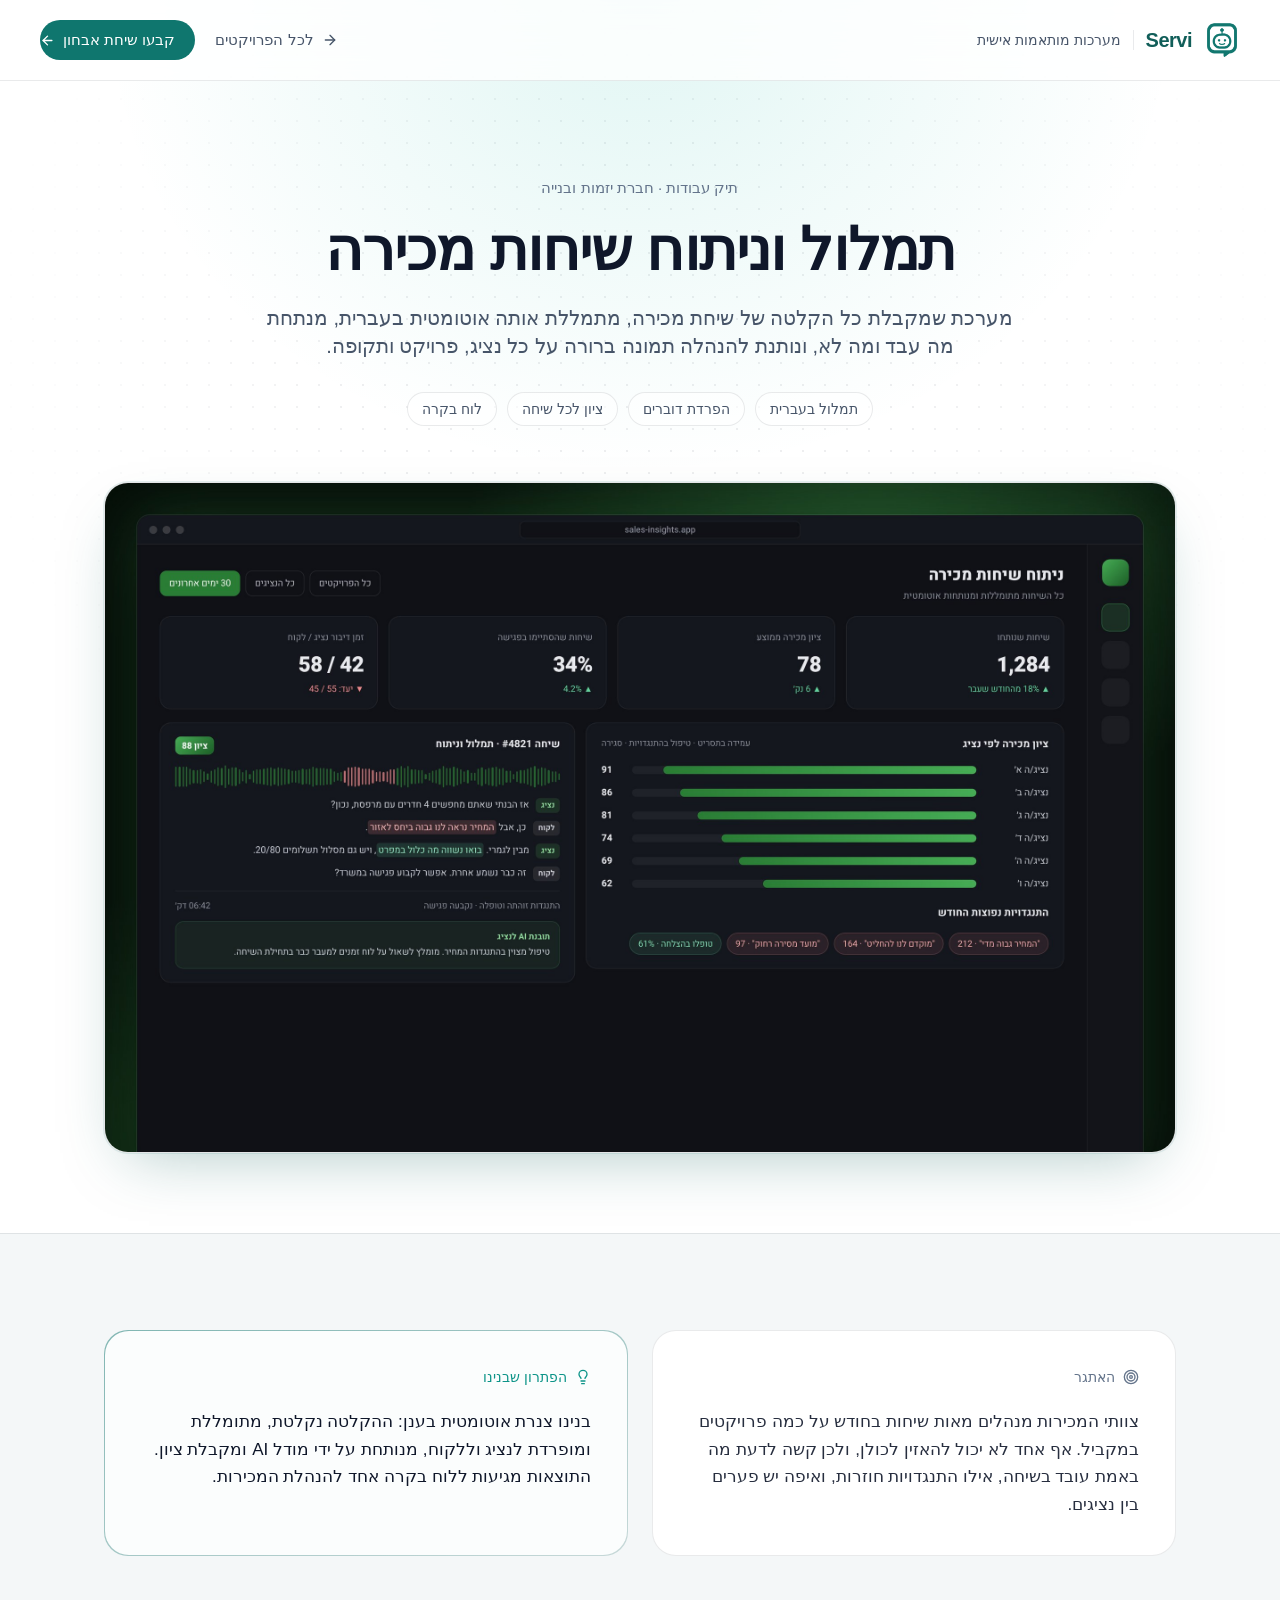
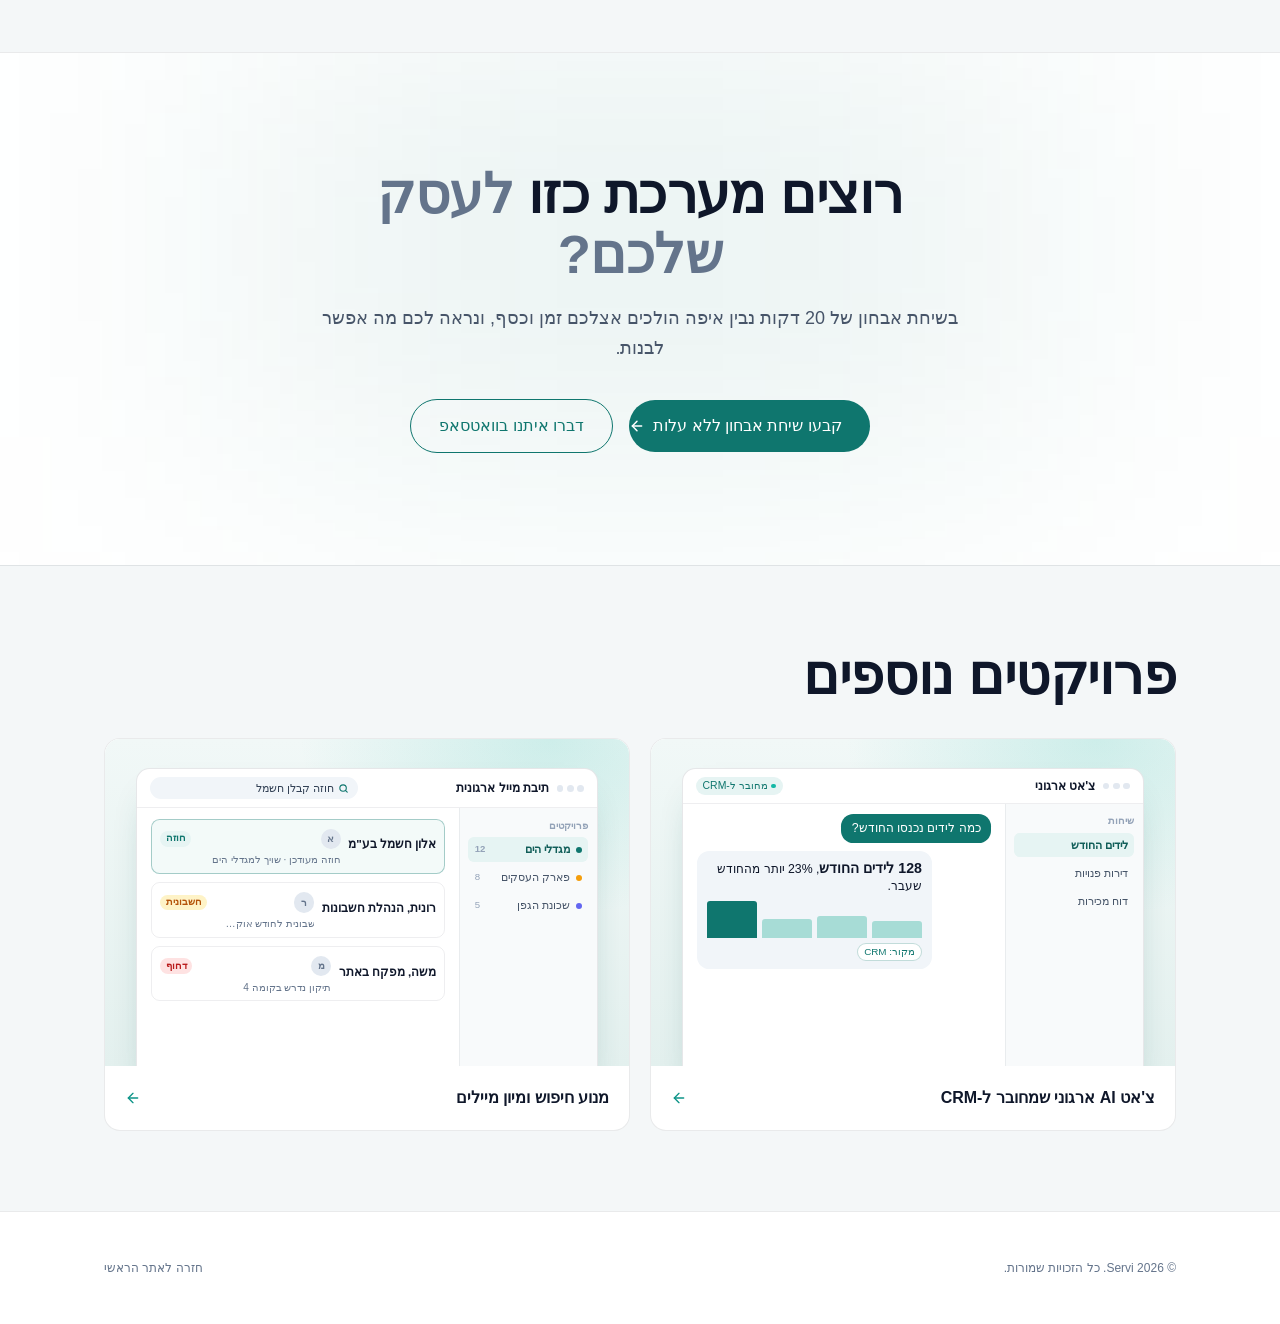
<file: projects/sales-calls.html>
<!DOCTYPE html>
<html lang="he" dir="rtl">
<head>
<meta charset="UTF-8">
<meta name="viewport" content="width=device-width, initial-scale=1.0">
<title>תמלול וניתוח שיחות מכירה | Servi</title>
<meta name="description" content="מערכת שמקבלת כל הקלטה של שיחת מכירה, מתמללת אותה אוטומטית בעברית, מנתחת מה עבד ומה לא, ונותנת להנהלה תמונה ברורה על כל נציג, פרויקט ותקופה.">

<!-- Security hardening: restrict which origins this page may load/connect to.
     Note: 'unsafe-inline' is required for script-src/style-src because this page uses the
     Tailwind Play CDN (which injects compiled styles at runtime) and inline <script> blocks.
     For a stricter CSP, migrate Tailwind to a compiled build and move scripts to external
     files with a nonce — frame-ancestors / X-Frame-Options also require a real HTTP header
     from your hosting server to take effect; this meta tag cannot enforce them. -->
<meta http-equiv="Content-Security-Policy" content="default-src 'self'; script-src 'self' 'unsafe-inline'; style-src 'self' 'unsafe-inline' https://fonts.googleapis.com; font-src 'self' https://fonts.gstatic.com; img-src 'self' data:; media-src 'self'; connect-src 'self' https://api.emailjs.com; object-src 'none'; base-uri 'self'; form-action 'self'; frame-src 'none'; worker-src 'none'; upgrade-insecure-requests;">
<link rel="icon" type="image/png" href="../assets/favicon.png">
<meta name="referrer" content="strict-origin-when-cross-origin">

<link rel="preconnect" href="https://fonts.googleapis.com">
<link rel="preconnect" href="https://fonts.gstatic.com" crossorigin>
<link href="https://fonts.googleapis.com/css2?family=Heebo:wght@300;400;500;600;700;800;900&family=Rubik:wght@300;400;500;600;700&display=swap" rel="stylesheet">
<link rel="stylesheet" href="../assets/mockups.css">

<script src="../assets/vendor/tailwind-3.4.17.js"></script>
<!-- NOTE: pin lucide to an exact tested version (e.g. lucide@1.21.0) once you've verified
     your icon names still resolve under it — some icon names were renamed in Lucide v1
     (e.g. the old "bar-chart-3" became "chart-column"). Using @latest here trades a small
     amount of version-drift risk for guaranteed compatibility with the icon names below. -->
<script src="../assets/vendor/lucide-1.67.0.js"></script>
<script src="../assets/vendor/emailjs-4.4.1.min.js"></script>

<script>
  tailwind.config = {
    theme: {
      extend: {
        colors: {
          ink: '#ffffff',
          panel: '#F4F7F8',
          card: '#ffffff',
          card2: '#FBFDFD',
          night: '#0F172A',
          mint: '#E6F4F3',
          hairline: 'rgba(15,23,42,0.09)',
          hairline2: 'rgba(15,23,42,0.15)',
          primary: '#0F172A',
          secondary: '#475569',
          muted: '#64748B',
          royal: { DEFAULT: '#0F766E', dark: '#115E59', light: '#0D9488' },
        },
        fontFamily: {
          heebo: ['Heebo', 'sans-serif'],
          rubik: ['Rubik', 'sans-serif'],
        },
        boxShadow: {
          glow: '0 0 0 1px rgba(15,118,110,0.10), 0 24px 60px -24px rgba(17,94,89,0.35)',
          'glow-sm': '0 8px 24px -10px rgba(17,94,89,0.45)',
          card: '0 1px 2px rgba(15,23,42,0.04), 0 18px 48px -28px rgba(15,23,42,0.22)',
        },
        keyframes: {
          fadeUp: { '0%': { opacity: 0, transform: 'translateY(24px)' }, '100%': { opacity: 1, transform: 'translateY(0)' } },
          pulseGlow: { '0%,100%': { opacity: 0.4, transform: 'scale(1)' }, '50%': { opacity: 1, transform: 'scale(1.15)' } },
          floatSlow: { '0%,100%': { transform: 'translateY(0)' }, '50%': { transform: 'translateY(-10px)' } },
          dashFlow: { 'to': { 'stroke-dashoffset': -200 } },
        },
        animation: {
          fadeUp: 'fadeUp 0.8s cubic-bezier(.16,1,.3,1) both',
          pulseGlow: 'pulseGlow 2.8s ease-in-out infinite',
          floatSlow: 'floatSlow 6s ease-in-out infinite',
        },
      }
    }
  }
</script>

<style>
  :root { color-scheme: light; }
  html { scroll-behavior: smooth; }
  body { background-color: #ffffff; font-feature-settings: "tnum" 1; }
  ::selection { background: #0F766E; color: #fff; }

  ::-webkit-scrollbar { width: 10px; }
  ::-webkit-scrollbar-track { background: #F4F7F8; }
  ::-webkit-scrollbar-thumb { background: #CBD5E1; border-radius: 8px; border: 2px solid #F4F7F8; }

  .font-display { font-family: 'Heebo', sans-serif; }
  .font-body { font-family: 'Rubik', sans-serif; }

  .text-gradient {
    background: linear-gradient(90deg, #115E59, #0F766E 50%, #14B8A6);
    -webkit-background-clip: text;
    background-clip: text;
    color: transparent;
  }

  /* ---------- buttons ---------- */
  .bg-grad-royal {
    position: relative; isolation: isolate; overflow: hidden;
    background: linear-gradient(135deg, #0D9488 0%, #115E59 100%);
    box-shadow: inset 0 1px 0 rgba(255,255,255,0.18), 0 12px 26px -14px rgba(17,94,89,0.75);
    transition: transform .3s cubic-bezier(.2,.8,.2,1), box-shadow .3s ease !important;
  }
  a.bg-grad-royal::before, button.bg-grad-royal::before {
    content: ''; position: absolute; z-index: -1; left: 0; top: 50%; width: 140%; aspect-ratio: 1; border-radius: 999px;
    background: radial-gradient(circle, #14B8A6 0%, #0D9488 60%);
    transform: translate(-50%, -50%) scale(0); transition: transform .55s cubic-bezier(.2,.8,.2,1);
  }
  a.bg-grad-royal:hover::before, button.bg-grad-royal:hover:not(:disabled)::before { transform: translate(-30%, -50%) scale(1.6); }
  a.bg-grad-royal:hover, button.bg-grad-royal:hover:not(:disabled) {
    transform: translateY(-2px) !important;
    box-shadow: inset 0 1px 0 rgba(255,255,255,0.2), 0 18px 34px -14px rgba(17,94,89,0.8);
  }
  a.bg-grad-royal:active, button.bg-grad-royal:active { transform: translateY(0) scale(.97) !important; }
  a.bg-grad-royal:has(> svg), button.bg-grad-royal:has(> svg) { padding-left: .4rem !important; gap: .8rem !important; }
  a.bg-grad-royal > svg, button.bg-grad-royal > svg {
    width: 2em !important; height: 2em !important; margin-block: -.4em; padding: .45em; flex-shrink: 0;
    border-radius: 999px; background: #fff; color: #115E59; stroke-width: 2.4;
    transition: transform .4s cubic-bezier(.2,.8,.2,1), background .3s ease;
  }
  a.bg-grad-royal:hover > svg, button.bg-grad-royal:hover:not(:disabled) > svg { transform: translateX(-4px) rotate(-8deg); background: #F0FDFA; }
  span.bg-grad-royal { box-shadow: inset 0 1px 0 rgba(255,255,255,0.2), 0 8px 20px -10px rgba(17,94,89,0.6); }

  .btn-ghost { background: rgba(255,255,255,0.7); border: 1.5px solid rgba(17,94,89,0.28); color: #115E59; backdrop-filter: blur(6px);
    transition: transform .3s cubic-bezier(.2,.8,.2,1), border-color .3s ease, background .3s ease, box-shadow .3s ease; }
  .btn-ghost:hover { border-color: #0F766E; background: #E6F4F3; transform: translateY(-2px); box-shadow: 0 12px 26px -16px rgba(17,94,89,0.55); }
  .btn-ghost svg { transition: transform .3s cubic-bezier(.2,.8,.2,1); }
  .btn-ghost:hover svg { transform: translateX(-4px); }

  .cta-hero { animation: ctaPulse 3.2s ease-in-out infinite; }
  @keyframes ctaPulse {
    0%,100% { box-shadow: inset 0 1px 0 rgba(255,255,255,0.18), 0 0 0 0 rgba(15,118,110,0.35), 0 12px 26px -14px rgba(17,94,89,0.75); }
    50% { box-shadow: inset 0 1px 0 rgba(255,255,255,0.18), 0 0 0 12px rgba(15,118,110,0), 0 12px 26px -14px rgba(17,94,89,0.75); }
  }

  /* ---------- motion ---------- */
  .text-gradient { background-size: 200% 100%; animation: gradShift 7s ease-in-out infinite; }
  @keyframes gradShift { 0%,100% { background-position: 0% 50%; } 50% { background-position: 100% 50%; } }
  .blob { position: absolute; border-radius: 999px; filter: blur(70px); pointer-events: none; animation: drift 18s ease-in-out infinite; }
  @keyframes drift { 0%,100% { transform: translate(0,0) scale(1); } 33% { transform: translate(40px,-30px) scale(1.08); } 66% { transform: translate(-30px,25px) scale(.95); } }
  .float-chip { animation: floatSlow 6s ease-in-out infinite; }
  .marquee { -webkit-mask-image: linear-gradient(90deg, transparent, #000 12%, #000 88%, transparent); mask-image: linear-gradient(90deg, transparent, #000 12%, #000 88%, transparent); }
  .marquee-track { display: flex; width: max-content; animation: marquee 36s linear infinite; }
  .marquee:hover .marquee-track { animation-play-state: paused; }
  @keyframes marquee { from { transform: translateX(0); } to { transform: translateX(-50%); } }
  .live-dot { position: relative; }
  .live-dot::after { content: ''; position: absolute; inset: -4px; border-radius: 999px; border: 2px solid #14B8A6; animation: ping 2s cubic-bezier(0,0,.2,1) infinite; }
  @keyframes ping { 0% { transform: scale(.6); opacity: .8; } 100% { transform: scale(1.8); opacity: 0; } }
  #scrollBar { position: fixed; top: 0; right: 0; height: 3px; width: 100%; transform-origin: right; transform: scaleX(0); background: linear-gradient(90deg, #115E59, #14B8A6); z-index: 60; }

  .bg-radial-glow {
    background: radial-gradient(60% 55% at 50% 0%, rgba(20,184,166,0.13) 0%, rgba(255,255,255,0) 70%);
  }
  .bg-dots {
    background-image: radial-gradient(rgba(15,23,42,0.07) 1px, transparent 1px);
    background-size: 22px 22px;
    -webkit-mask-image: radial-gradient(70% 60% at 50% 30%, #000 30%, transparent 75%);
            mask-image: radial-gradient(70% 60% at 50% 30%, #000 30%, transparent 75%);
  }

  .hairline-top { border-top: 1px solid rgba(15,23,42,0.08); }
  .hairline { border: 1px solid rgba(15,23,42,0.09); }
  .hairline2 { border: 1px solid rgba(15,23,42,0.11); box-shadow: 0 1px 2px rgba(15,23,42,0.04), 0 18px 48px -30px rgba(15,23,42,0.25); }

  .eyebrow { display: inline-flex; align-items: center; gap: 8px; font-size: 13px; font-weight: 600; letter-spacing: 0.06em; color: #0F766E; }
  .eyebrow .dot { width: 6px; height: 6px; border-radius: 999px; background: #14B8A6; }

  [data-reveal] { opacity: 0; transform: translateY(28px); transition: opacity .9s cubic-bezier(.16,1,.3,1), transform .9s cubic-bezier(.16,1,.3,1); }
  [data-reveal].is-visible { opacity: 1; transform: translateY(0); }
  [data-reveal-delay="1"] { transition-delay: .08s; }
  [data-reveal-delay="2"] { transition-delay: .16s; }
  [data-reveal-delay="3"] { transition-delay: .24s; }
  [data-reveal-delay="4"] { transition-delay: .32s; }

  .node-dot { animation: pulseGlow 3s ease-in-out infinite; }
  .dash-line { stroke-dasharray: 6 10; animation: dashFlow 6s linear infinite; }

  .faq-toggle[aria-expanded="true"] .faq-icon { transform: rotate(180deg); }
  .faq-toggle[aria-expanded="true"] + .faq-panel { grid-template-rows: 1fr; opacity: 1; }
  .faq-panel { display: grid; grid-template-rows: 0fr; opacity: 0; transition: grid-template-rows .45s cubic-bezier(.16,1,.3,1), opacity .35s ease; }
  .faq-panel > div { overflow: hidden; padding-bottom: 0 !important; transition: padding .45s cubic-bezier(.16,1,.3,1); }
  .faq-toggle[aria-expanded="true"] + .faq-panel > div { padding-bottom: 1.5rem !important; }

  .card-hover { transition: transform .45s cubic-bezier(.16,1,.3,1), border-color .45s ease, box-shadow .45s ease; }
  .card-hover:hover { transform: translateY(-6px); border-color: rgba(15,118,110,0.35); box-shadow: 0 28px 60px -30px rgba(17,94,89,0.35); }

  .nav-link { position: relative; }
  .nav-link::after { content: ''; position: absolute; right: 0; bottom: -6px; width: 0; height: 2px; border-radius: 2px; background: #0F766E; transition: width .35s ease; }
  .nav-link:hover::after { width: 100%; }

  input::placeholder, textarea::placeholder { color: #94A3B8; }
  input, textarea, select { color-scheme: light; }
  input:focus, textarea:focus, select:focus { box-shadow: 0 0 0 4px rgba(15,118,110,0.12); }

  @media (prefers-reduced-motion: reduce) {
    *, *::before, *::after { animation-duration: 0.01ms !important; animation-iteration-count: 1 !important; transition-duration: 0.01ms !important; scroll-behavior: auto !important; }
    [data-reveal] { opacity: 1; transform: none; }
  }

  :focus-visible { outline: 2px solid #0F766E; outline-offset: 3px; border-radius: 4px; }

  /* ---------- v3: calm pill buttons + clean type hierarchy ---------- */
  .bg-grad-royal, a.bg-grad-royal, button.bg-grad-royal {
    background: #0F766E !important; box-shadow: none !important; overflow: visible;
    border-radius: 999px; letter-spacing: 0; font-weight: 500;
    transition: background-color .25s ease, transform .2s ease !important;
  }
  a.bg-grad-royal::before, button.bg-grad-royal::before { display: none !important; }
  a.bg-grad-royal:hover, button.bg-grad-royal:hover:not(:disabled) { background: #115E59 !important; transform: none !important; box-shadow: none !important; }
  a.bg-grad-royal:active, button.bg-grad-royal:active { transform: scale(.97) !important; }
  a.bg-grad-royal:has(> svg), button.bg-grad-royal:has(> svg) { padding-left: inherit !important; gap: .5rem !important; }
  a.bg-grad-royal > svg, button.bg-grad-royal > svg {
    width: 1em !important; height: 1em !important; margin: 0 !important; padding: 0 !important;
    background: none !important; color: inherit !important; stroke-width: 2.2;
  }
  a.bg-grad-royal:hover > svg, button.bg-grad-royal:hover:not(:disabled) > svg { transform: translateX(-3px) !important; background: none !important; }
  .cta-hero { animation: none !important; }
  .btn-ghost { background: transparent !important; backdrop-filter: none; border: 1px solid #0F766E !important; color: #0F766E !important; box-shadow: none !important; }
  .btn-ghost:hover { background: #0F766E !important; color: #fff !important; transform: none !important; box-shadow: none !important; }
  .btn-dark { border-width: 1px; }
  /* white pill for use on dark surfaces */
  a.btn-light { background: #fff !important; color: #0F172A !important; }
  a.btn-light:hover { background: #E6F4F3 !important; }

  /* type: one clear hierarchy */
  h1.font-display { font-weight: 700; letter-spacing: -0.015em; }
  h2.font-display { font-weight: 700; letter-spacing: -0.01em; line-height: 1.1 !important; font-size: clamp(2rem, 4.6vw, 3.4rem) !important; }
  h3.font-display { font-weight: 700; letter-spacing: -0.005em; }
  .text-gradient { background: none !important; -webkit-text-fill-color: currentColor; color: #64748B !important; animation: none !important; }
  .eyebrow { gap: 0; font-size: 15px; font-weight: 500; letter-spacing: 0; color: #64748B; background: none !important; border: 0 !important; padding: 0 !important; }
  .eyebrow .dot { display: none; }
  h1.font-display { font-size: clamp(2.1rem, 6vw, 3.6rem) !important; line-height: 1.05 !important; }
  .btn-lg { font-size: 17px !important; padding: .9rem 2rem !important; }
  .lead-sub { margin-top: 1.75rem; font-size: clamp(1.25rem, 2.2vw, 1.6rem); line-height: 1.4; color: #0F172A; font-weight: 500; max-width: 38rem; margin-inline: auto; }
  .lead-body { margin-top: 1rem; font-size: 1.0625rem; line-height: 1.7; color: #475569; max-width: 34rem; margin-inline: auto; }
</style>
</head>

<body class="bg-ink text-primary font-body antialiased selection:bg-royal">
<div id="scrollBar" aria-hidden="true"></div>

<header class="fixed top-0 inset-x-0 z-50 backdrop-blur-xl bg-white/80 border-b border-hairline">
  <div class="max-w-7xl mx-auto px-6 md:px-10">
    <div class="flex items-center justify-between h-20">
      <a href="../index.html?v=20261103d" class="flex items-center gap-3">
        <img src="../assets/logo-mark.png" alt="" class="w-9 h-9" width="36" height="36">
        <span class="font-display font-extrabold text-xl tracking-tight text-royal-dark">Servi</span>
        <span class="hidden min-[360px]:inline border-r border-hairline pr-3 text-sm text-secondary whitespace-nowrap">מערכות מותאמות אישית</span>
      </a>
      <div class="flex items-center gap-3 sm:gap-5">
        <a href="../index.html?v=20261103d#portfolio" class="hidden sm:inline-flex items-center gap-2 text-[15px] text-secondary hover:text-primary transition-colors"><i data-lucide="arrow-right" class="w-4 h-4"></i>לכל הפרויקטים</a>
        <a href="../index.html?v=20261103d#contact" class="inline-flex items-center gap-2 rounded-full bg-grad-royal text-white text-sm sm:text-[15px] font-medium px-4 sm:px-5 py-2.5 shadow-glow-sm">קבעו שיחת אבחון<i data-lucide="arrow-left" class="w-4 h-4"></i></a>
      </div>
    </div>
  </div>
</header>

<main>
<section class="relative overflow-hidden pt-36 pb-16 md:pt-44 md:pb-20">
  <div class="absolute inset-0 bg-dots pointer-events-none"></div>
  <div class="absolute inset-0 bg-radial-glow pointer-events-none"></div>
  <div class="relative max-w-4xl mx-auto px-6 md:px-10 text-center">
    <span class="eyebrow justify-center rounded-full hairline bg-card/60 px-4 py-1.5"><span class="dot"></span>תיק עבודות · חברת יזמות ובנייה</span>
    <h1 class="mt-5 font-display text-[2.4rem] leading-[1.08] sm:text-[4rem] sm:leading-[1.05] text-primary">תמלול וניתוח שיחות מכירה</h1>
    <p class="mt-6 text-lg md:text-xl text-secondary leading-relaxed max-w-3xl mx-auto">מערכת שמקבלת כל הקלטה של שיחת מכירה, מתמללת אותה אוטומטית בעברית, מנתחת מה עבד ומה לא, ונותנת להנהלה תמונה ברורה על כל נציג, פרויקט ותקופה.</p>
    <div class="mt-8 flex flex-wrap justify-center gap-2.5"><span class="text-sm text-secondary hairline rounded-full px-3.5 py-1.5 bg-card/60">תמלול בעברית</span><span class="text-sm text-secondary hairline rounded-full px-3.5 py-1.5 bg-card/60">הפרדת דוברים</span><span class="text-sm text-secondary hairline rounded-full px-3.5 py-1.5 bg-card/60">ציון לכל שיחה</span><span class="text-sm text-secondary hairline rounded-full px-3.5 py-1.5 bg-card/60">לוח בקרה</span></div>
  </div>

  <div class="relative max-w-6xl mx-auto px-4 sm:px-6 md:px-10 mt-14">
    <figure class="relative rounded-3xl overflow-hidden hairline2 shadow-glow bg-card">
      <img src="../assets/project-calls.jpg" alt="תמלול וניתוח שיחות מכירה" class="w-full h-auto block">
    </figure>
  </div>
</section>

<section class="bg-panel py-20 md:py-24 border-t border-hairline">
  <div class="max-w-6xl mx-auto px-6 md:px-10 grid md:grid-cols-2 gap-6">
    <div class="hairline rounded-3xl bg-card p-7 md:p-9">
      <span class="inline-flex items-center gap-2 text-sm font-medium text-muted"><i data-lucide="target" class="w-4 h-4"></i>האתגר</span>
      <p class="mt-4 text-[17px] text-primary/90 leading-relaxed">צוותי המכירות מנהלים מאות שיחות בחודש על כמה פרויקטים במקביל. אף אחד לא יכול להאזין לכולן, ולכן קשה לדעת מה באמת עובד בשיחה, אילו התנגדויות חוזרות, ואיפה יש פערים בין נציגים.</p>
    </div>
    <div class="rounded-3xl p-[1px] bg-gradient-to-br from-royal/50 to-royal-dark/20">
      <div class="rounded-3xl bg-card2 p-7 md:p-9 h-full">
        <span class="inline-flex items-center gap-2 text-sm font-medium text-royal-light"><i data-lucide="lightbulb" class="w-4 h-4"></i>הפתרון שבנינו</span>
        <p class="mt-4 text-[17px] text-primary leading-relaxed">בנינו צנרת אוטומטית בענן: ההקלטה נקלטת, מתומללת ומופרדת לנציג וללקוח, מנותחת על ידי מודל AI ומקבלת ציון. התוצאות מגיעות ללוח בקרה אחד להנהלת המכירות.</p>
      </div>
    </div>
  </div>
</section>

<section class="relative overflow-hidden bg-ink py-24 md:py-28 border-t border-hairline">
  <div class="absolute top-0 left-1/2 -translate-x-1/2 w-[50rem] h-[24rem] bg-royal/10 blur-[140px] pointer-events-none"></div>
  <div class="relative max-w-3xl mx-auto px-6 md:px-10 text-center">
    <h2 class="font-display font-extrabold text-3xl md:text-[2.6rem] leading-tight text-primary">רוצים מערכת כזו <span class="text-gradient">לעסק שלכם?</span></h2>
    <p class="mt-5 text-lg text-secondary leading-relaxed">בשיחת אבחון של 20 דקות נבין איפה הולכים אצלכם זמן וכסף, ונראה לכם מה אפשר לבנות.</p>
    <div class="mt-9 flex flex-col sm:flex-row items-center justify-center gap-4">
      <a href="../index.html?v=20261103d#contact" class="inline-flex items-center justify-center gap-2 rounded-full bg-grad-royal text-white font-medium text-base px-7 py-3.5 shadow-glow w-full sm:w-auto cta-hero">קבעו שיחת אבחון ללא עלות<i data-lucide="arrow-left" class="w-4 h-4"></i></a>
      <a href="https://wa.me/972586555442" target="_blank" rel="noopener noreferrer" class="inline-flex items-center justify-center gap-2 btn-ghost rounded-full text-primary font-medium text-base px-7 py-3.5 w-full sm:w-auto">דברו איתנו בוואטסאפ</a>
    </div>
  </div>
</section>

<section class="bg-panel py-20 border-t border-hairline">
  <div class="max-w-6xl mx-auto px-6 md:px-10">
    <h2 class="font-display font-bold text-2xl text-primary">פרויקטים נוספים</h2>
    <div class="mt-8 grid sm:grid-cols-2 gap-5">
        <a href="org-chat.html?v=20261103d" class="card-hover group block rounded-2xl overflow-hidden hairline bg-card">
          <div class="relative aspect-[16/10] overflow-hidden bg-ink">
            <div class="mock" role="img" aria-label="הדמיית ממשק צ'אט ארגוני בעברית שעונה על שאלות מתוך מערכת ה-CRM">
              <div class="mock-win" aria-hidden="true">
                <div class="mock-bar"><span class="mock-dots"><i></i><i></i><i></i></span>צ'אט ארגוני<span class="mock-status">מחובר ל-CRM</span></div>
                <div class="mock-body">
                  <div class="mock-side">
                    <p class="mock-label">שיחות</p>
                    <span class="mock-item on">לידים החודש</span>
                    <span class="mock-item">דירות פנויות</span>
                    <span class="mock-item">דוח מכירות</span>
                  </div>
                  <div class="mock-main">
                    <div class="mock-q">כמה לידים נכנסו החודש?</div>
                    <div class="mock-a"><b>128 לידים החודש</b>, 23% יותר מהחודש שעבר.
                      <div class="mock-bars"><span style="height:45%"></span><span style="height:60%"></span><span style="height:52%"></span><span style="height:100%"></span></div>
                      <span class="mock-src">מקור: CRM</span>
                    </div>
                  </div>
                </div>
              </div>
            </div>
          </div>
          <div class="p-5 flex items-center justify-between gap-3">
            <span class="font-display font-bold text-primary">צ&#x27;אט AI ארגוני שמחובר ל-CRM</span>
            <i data-lucide="arrow-left" class="w-4 h-4 text-royal-light shrink-0 transition-transform group-hover:-translate-x-1"></i>
          </div>
        </a>
        <a href="email-search.html?v=20261103d" class="card-hover group block rounded-2xl overflow-hidden hairline bg-card">
          <div class="relative aspect-[16/10] overflow-hidden bg-ink">
            <div class="mock" role="img" aria-label="הדמיית מנוע חיפוש במיילים שממיין כל הודעה לפרויקט הנכון">
              <div class="mock-win" aria-hidden="true">
                <div class="mock-bar"><span class="mock-dots"><i></i><i></i><i></i></span>תיבת מייל ארגונית<span class="mock-search"><svg viewBox="0 0 24 24" fill="none" stroke="currentColor" stroke-width="2.4" stroke-linecap="round"><circle cx="11" cy="11" r="7"/><path d="m20 20-3.5-3.5"/></svg>חוזה קבלן חשמל</span></div>
                <div class="mock-body">
                  <div class="mock-side">
                    <p class="mock-label">פרויקטים</p>
                    <span class="mock-item on"><i class="mock-pin" style="background:#0F766E"></i>מגדלי הים<small>12</small></span>
                    <span class="mock-item"><i class="mock-pin" style="background:#F59E0B"></i>פארק העסקים<small>8</small></span>
                    <span class="mock-item"><i class="mock-pin" style="background:#6366F1"></i>שכונת הגפן<small>5</small></span>
                  </div>
                  <div class="mock-main">
                    <div class="mock-mail on"><span class="mock-ava">א</span><b>אלון חשמל בע"מ</b><span>חוזה מעודכן · שויך למגדלי הים</span><em class="mock-tag" style="background:#E6F4F3;color:#0F766E">חוזה</em></div>
                    <div class="mock-mail"><span class="mock-ava">ר</span><b>רונית, הנהלת חשבונות</b><span>חשבונית לחודש אוקטובר</span><em class="mock-tag" style="background:#FEF3C7;color:#B45309">חשבונית</em></div>
                    <div class="mock-mail"><span class="mock-ava">מ</span><b>משה, מפקח באתר</b><span>תיקון נדרש בקומה 4</span><em class="mock-tag" style="background:#FEE2E2;color:#B91C1C">דחוף</em></div>
                  </div>
                </div>
              </div>
            </div>
          </div>
          <div class="p-5 flex items-center justify-between gap-3">
            <span class="font-display font-bold text-primary">מנוע חיפוש ומיון מיילים</span>
            <i data-lucide="arrow-left" class="w-4 h-4 text-royal-light shrink-0 transition-transform group-hover:-translate-x-1"></i>
          </div>
        </a>
    </div>
  </div>
</section>
</main>

<footer class="bg-ink border-t border-hairline py-10">
  <div class="max-w-6xl mx-auto px-6 md:px-10 flex flex-col sm:flex-row items-center justify-between gap-4 text-xs text-muted">
    <span>© 2026 Servi. כל הזכויות שמורות.</span>
    <a href="../index.html?v=20261103d" class="inline-block py-2 hover:text-primary transition-colors">חזרה לאתר הראשי</a>
  </div>
</footer>

<script>lucide.createIcons();
  // scroll progress bar
  (function () {
    var bar = document.getElementById('scrollBar');
    if (!bar) return;
    function upd() {
      var h = document.documentElement.scrollHeight - window.innerHeight;
      bar.style.transform = 'scaleX(' + (h > 0 ? Math.min(1, window.scrollY / h) : 0) + ')';
    }
    window.addEventListener('scroll', upd, { passive: true }); upd();
  })();
</script>
</body>
</html>
</file>
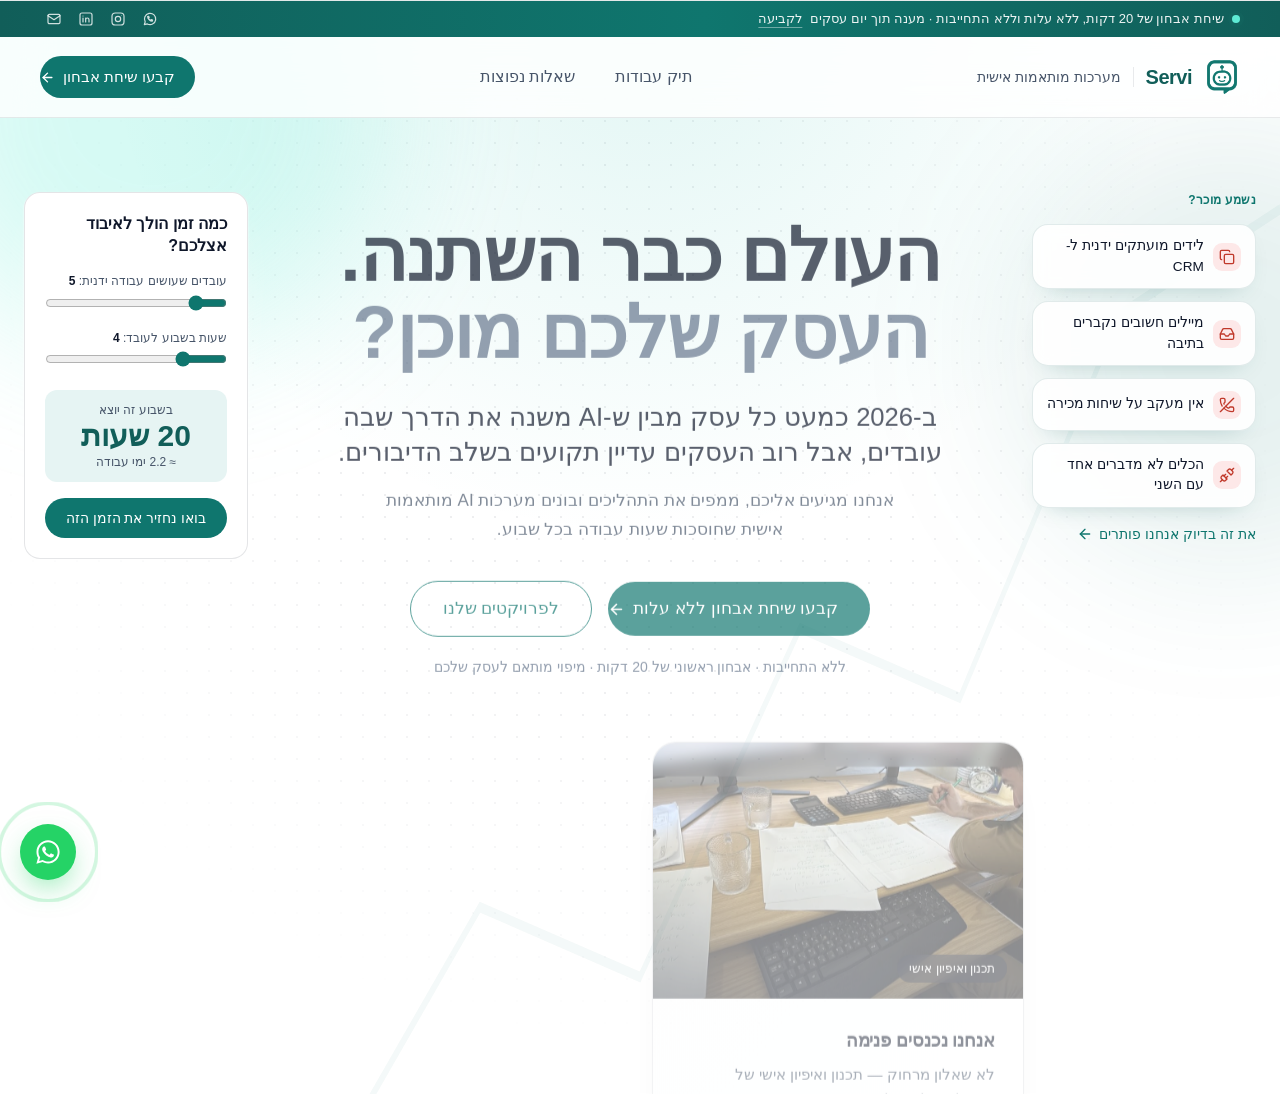
<file: projects/spec-sync.html>
<!DOCTYPE html>
<html lang="he" dir="rtl">
<head>
<meta charset="UTF-8">
<meta name="viewport" content="width=device-width, initial-scale=1.0">
<meta name="robots" content="noindex">
<!-- This project is no longer shown on the site; send old links to the live portfolio -->
<meta http-equiv="refresh" content="0; url=../index.html?v=20261103d#portfolio">
<link rel="canonical" href="../index.html#portfolio">
<title>Servi</title>
</head>
<body>
<p><a href="../index.html?v=20261103d#portfolio">לפרויקטים של Servi</a></p>
</body>
</html>
</file>
<file: assets/mockups.css>
/* Shared schematic mockups of Servi systems (home page cards, demo, project pages).
   Everything is sized in em off a container-query font size, so a mockup scales to any box. */
.mock { position: absolute; inset: 0; container-type: inline-size; overflow: hidden; background: radial-gradient(80% 90% at 85% 0%, rgba(20,184,166,0.16), transparent 60%), linear-gradient(180deg, #F1F8F7, #E3F0EE); }
.mock-win { position: absolute; inset: 9% 6% -6% 6%; font-size: 2.35cqw; line-height: 1.35; display: flex; flex-direction: column; overflow: hidden; background: #fff; color: #0F172A; border: 1px solid rgba(15,23,42,0.1); border-radius: 1.1em 1.1em 0 0; box-shadow: 0 1.6em 3em -1.6em rgba(17,94,89,0.45); transition: transform .7s cubic-bezier(.16,1,.3,1); }
.group:hover .mock-win { transform: translateY(-3%); }
.mock-bar { display: flex; align-items: center; gap: .6em; padding: .65em 1em; border-bottom: 1px solid rgba(15,23,42,0.07); font-weight: 600; white-space: nowrap; }
.mock-dots { display: flex; gap: .3em; }
.mock-title { min-width: 0; overflow: hidden; text-overflow: ellipsis; }
.mock-dots i { width: .55em; height: .55em; border-radius: 99px; background: #E2E8F0; }
.mock-status { margin-inline-start: auto; display: inline-flex; align-items: center; gap: .35em; border-radius: 99px; background: #E6F4F3; color: #0F766E; font-size: .85em; font-weight: 500; padding: .15em .65em; }
.mock-status::before { content: ''; width: .45em; height: .45em; border-radius: 99px; background: #14B8A6; }
.mock-search { margin-inline-start: auto; display: flex; align-items: center; gap: .4em; width: 48%; border-radius: 99px; background: #F1F5F9; color: #334155; font-weight: 400; font-size: .9em; padding: .3em .8em; }
.mock-search svg { width: 1em; height: 1em; flex-shrink: 0; color: #0F766E; }
.mock-body { flex: 1; display: grid; grid-template-columns: 30% 1fr; min-height: 0; }
.mock-side { display: flex; flex-direction: column; gap: .3em; padding: .85em .7em; background: #F8FAFB; border-inline-end: 1px solid rgba(15,23,42,0.06); }
.mock-label { margin-bottom: .2em; font-size: .8em; font-weight: 600; color: #94A3B8; }
.mock-item { display: flex; align-items: center; gap: .45em; border-radius: .5em; padding: .4em .55em; font-size: .92em; color: #475569; white-space: nowrap; }
.mock-item.on { background: #E6F4F3; color: #115E59; font-weight: 600; }
.mock-item small { margin-inline-start: auto; font-size: .85em; color: #94A3B8; }
.mock-pin { width: .55em; height: .55em; border-radius: 99px; flex-shrink: 0; }
.mock-main { display: flex; flex-direction: column; gap: .65em; min-width: 0; padding: .85em 1.1em; }
.mock-q { align-self: flex-start; max-width: 80%; border-radius: 1em; background: #0F766E; color: #fff; padding: .5em .85em; }
.mock-a { align-self: flex-end; width: 80%; border-radius: 1em; background: #F1F5F9; padding: .65em .85em; }
.mock-a b { font-size: 1.15em; }
.mock-bars { display: flex; align-items: flex-end; gap: .4em; height: 3em; margin-top: .5em; }
.mock-bars span { flex: 1; border-radius: .25em .25em 0 0; background: #A7DCD6; }
.mock-bars span:last-child { background: #0F766E; }
.mock-src { display: inline-block; margin-top: .55em; border-radius: 99px; border: 1px solid rgba(15,118,110,0.25); background: #fff; color: #0F766E; font-size: .8em; padding: .1em .6em; }
.mock-mail { display: grid; grid-template-columns: auto 1fr auto; align-items: center; gap: .1em .6em; border-radius: .7em; border: 1px solid rgba(15,23,42,0.07); padding: .5em .65em; }
.mock-mail.on { border-color: rgba(15,118,110,0.35); background: #F3FAF9; }
.mock-ava { grid-row: span 2; display: grid; place-items: center; width: 2em; height: 2em; border-radius: 99px; background: #E2E8F0; color: #475569; font-weight: 600; font-size: .9em; }
.mock-mail b { font-size: .95em; white-space: nowrap; overflow: hidden; text-overflow: ellipsis; }
.mock-mail span { grid-column: 2; font-size: .82em; color: #64748B; white-space: nowrap; overflow: hidden; text-overflow: ellipsis; }
.mock-tag { grid-row: 1 / span 2; grid-column: 3; border-radius: 99px; font-size: .78em; font-weight: 600; font-style: normal; padding: .15em .6em; white-space: nowrap; }
@media (min-width: 768px) { .mock-lg .mock-win { inset: 7% 6% -5% 6%; font-size: 1.7cqw; } }
</file>
